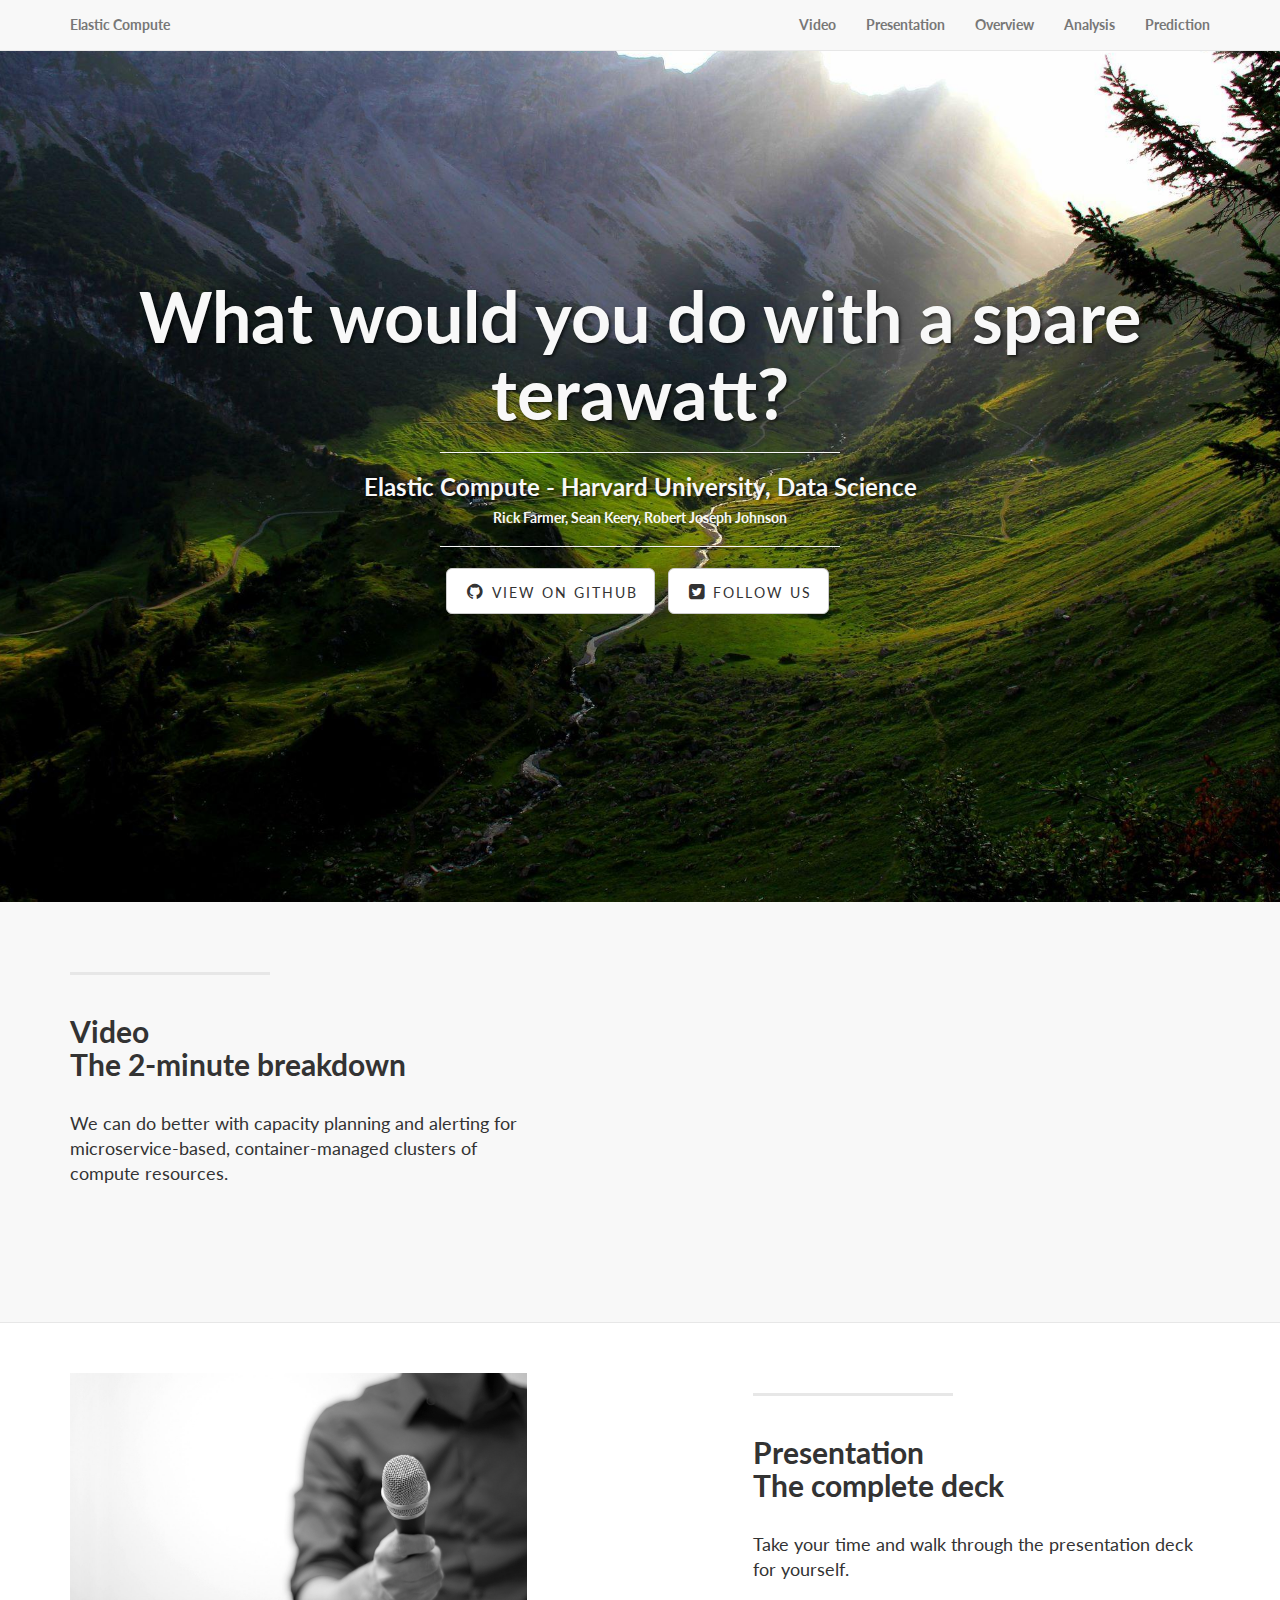
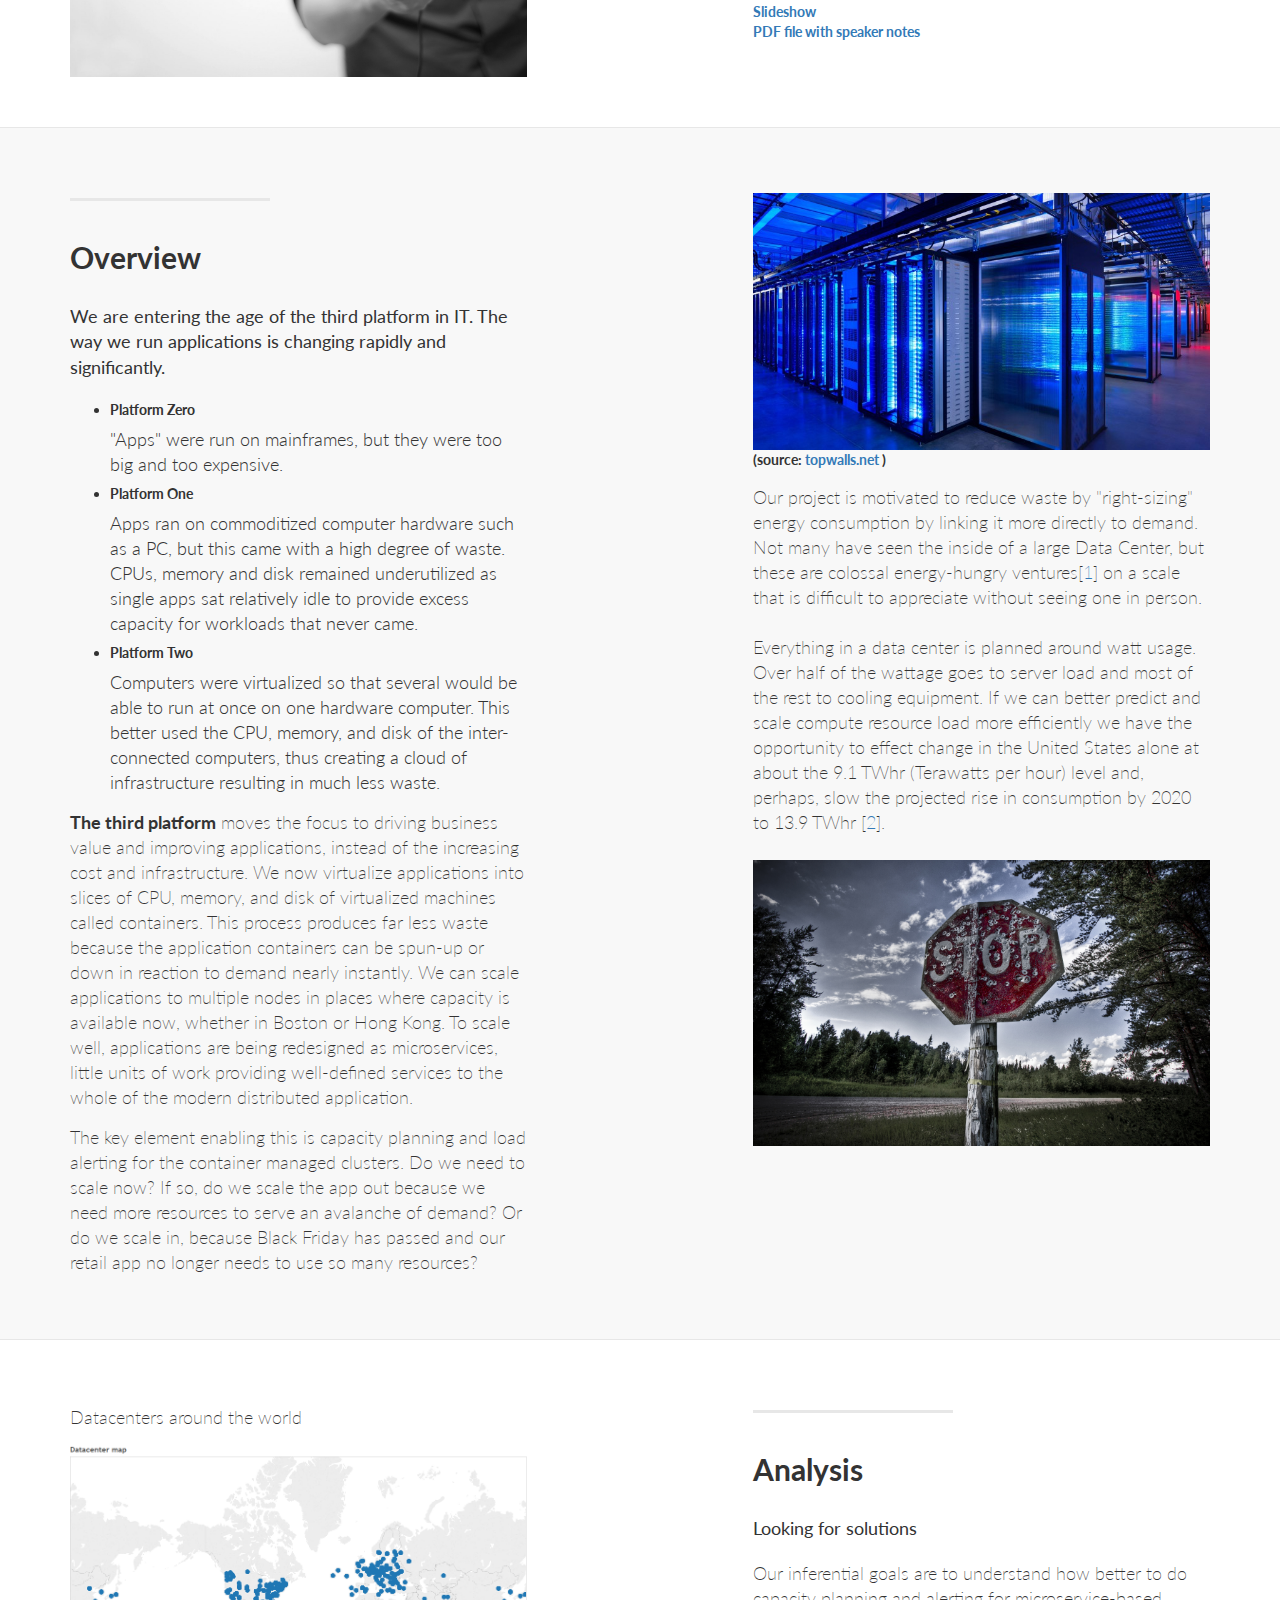
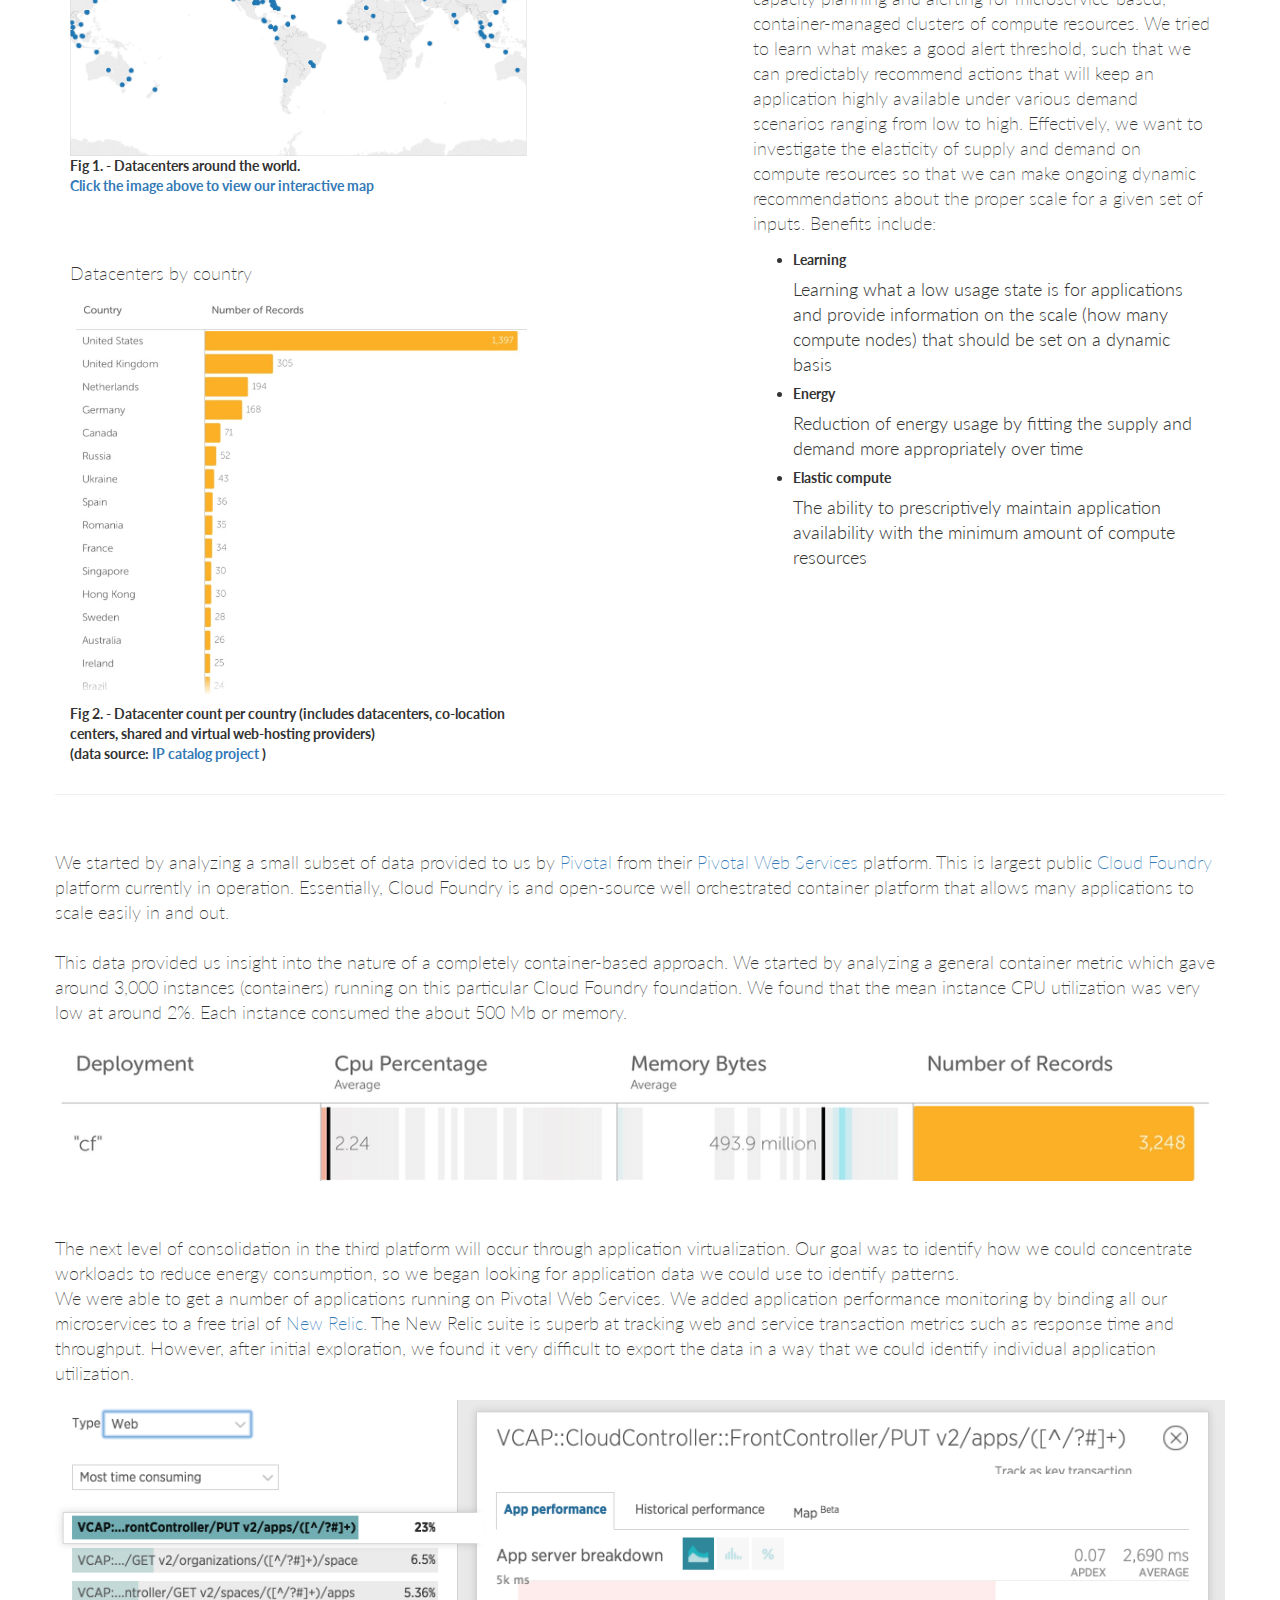
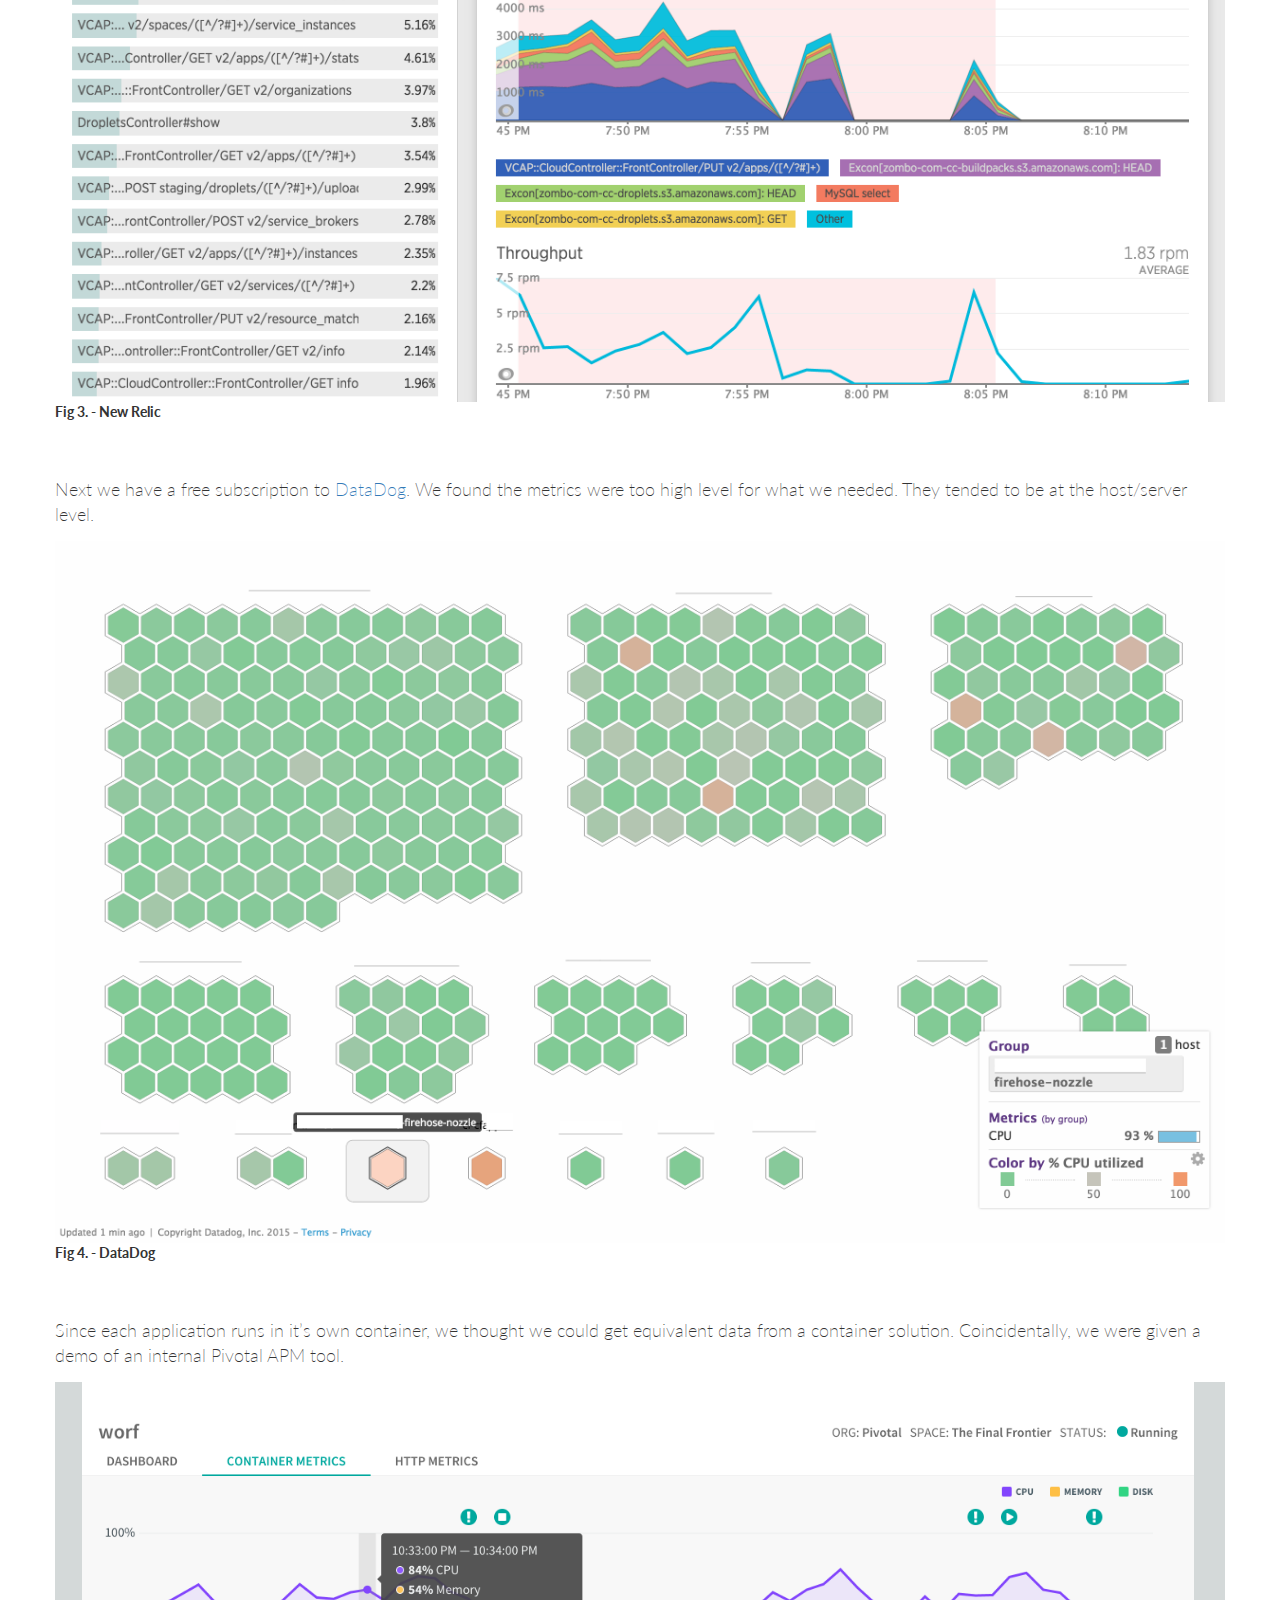
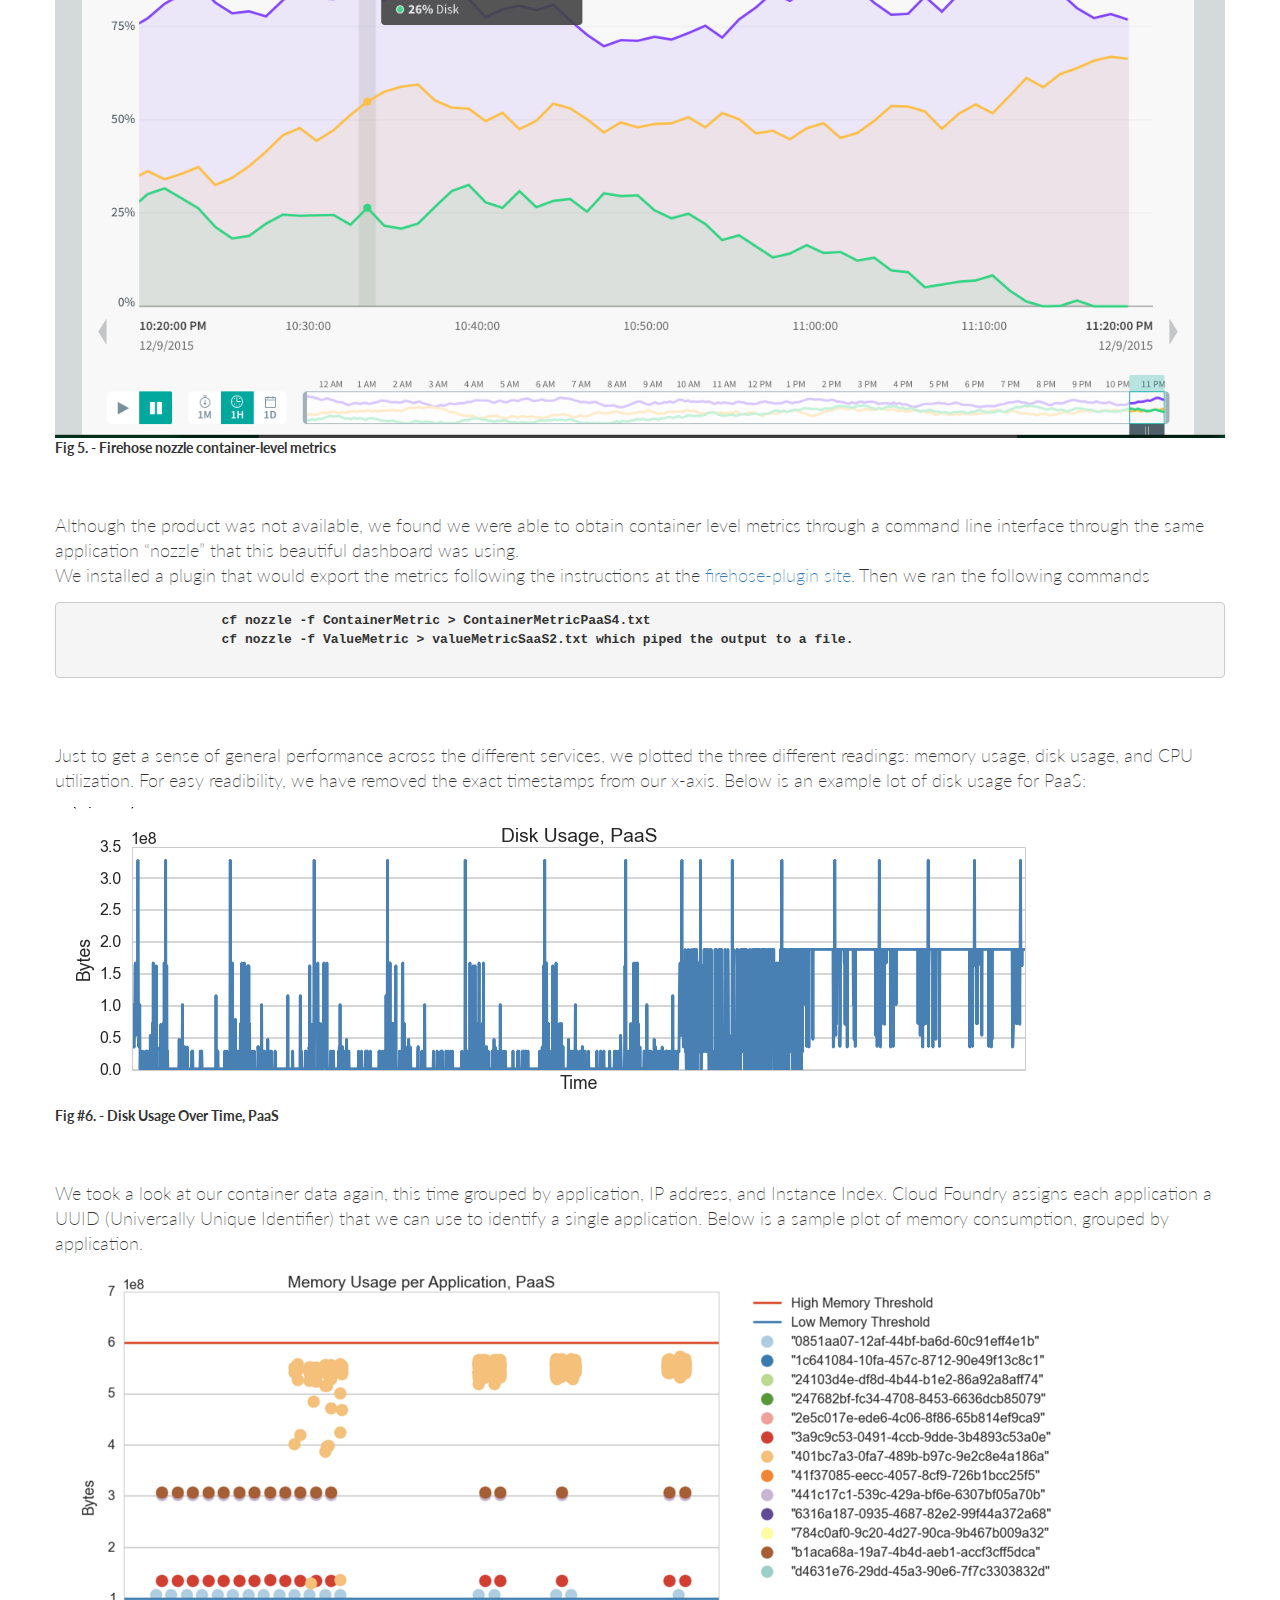
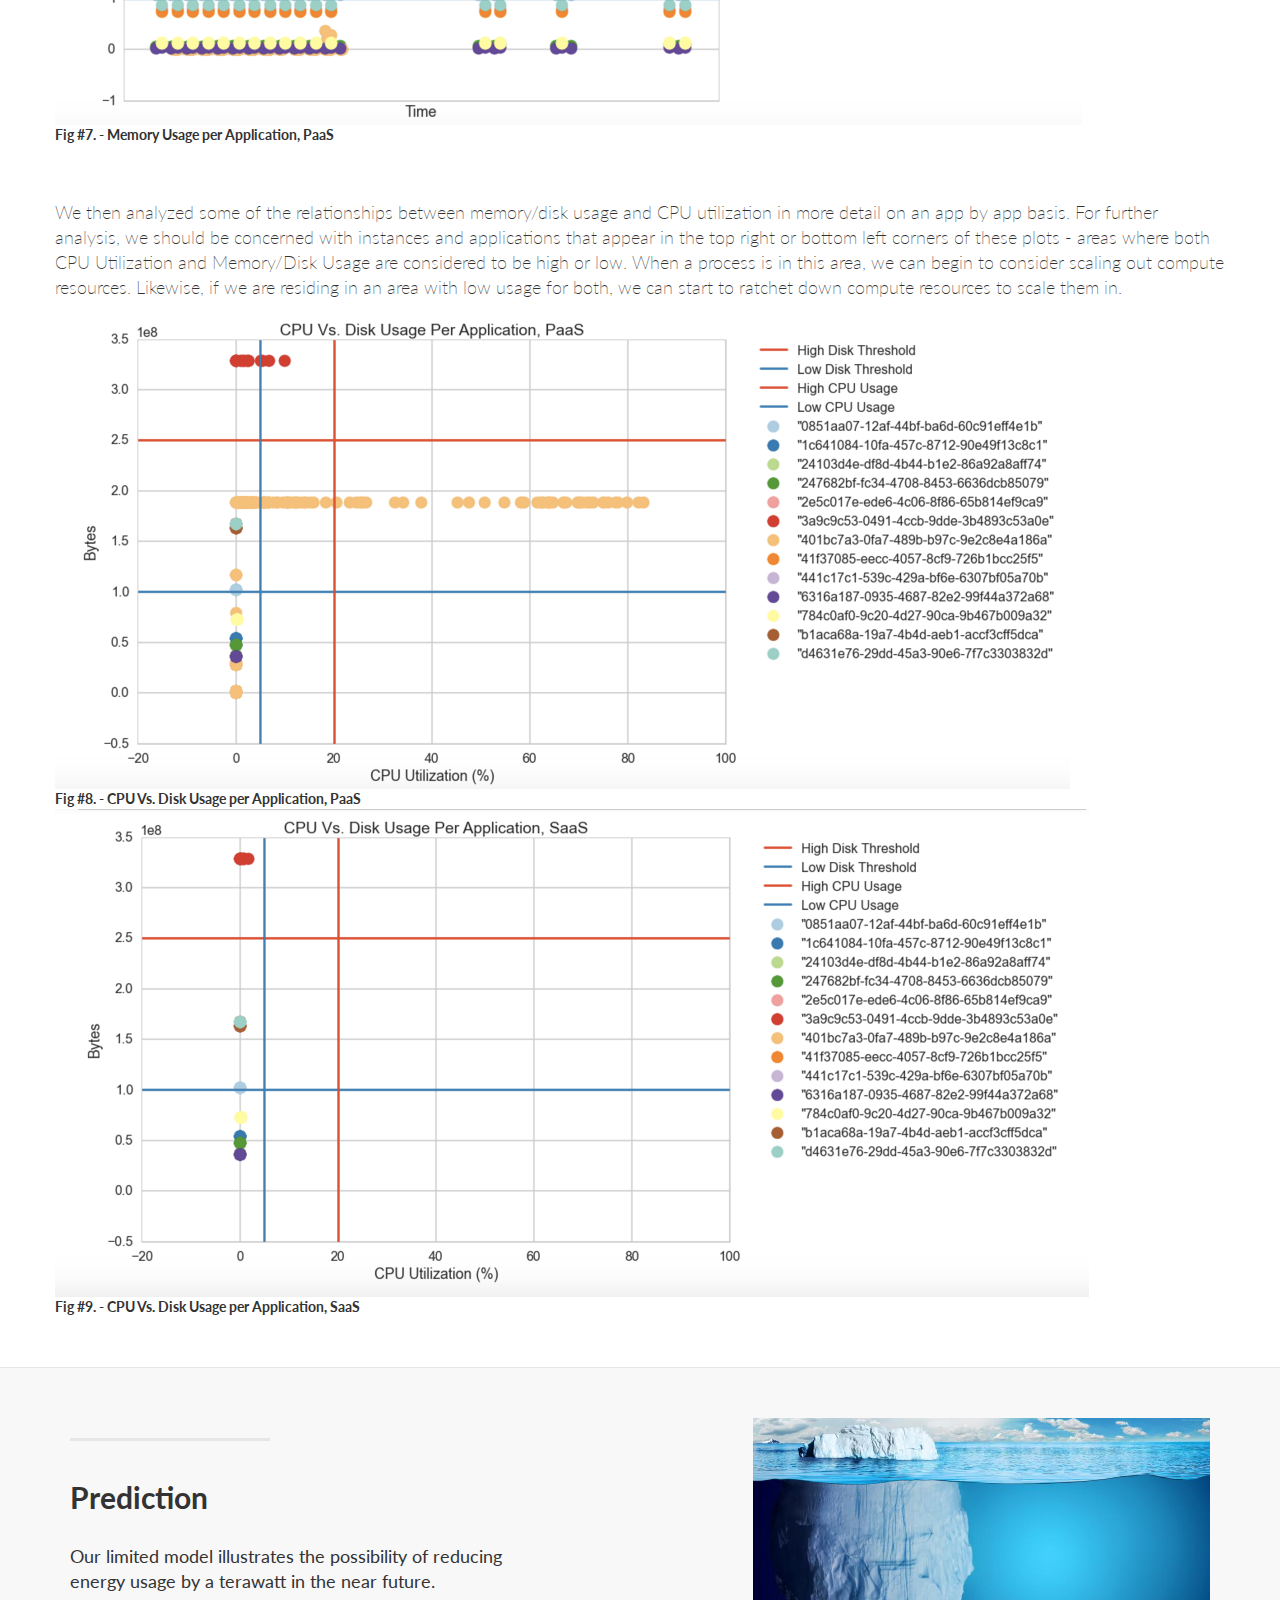
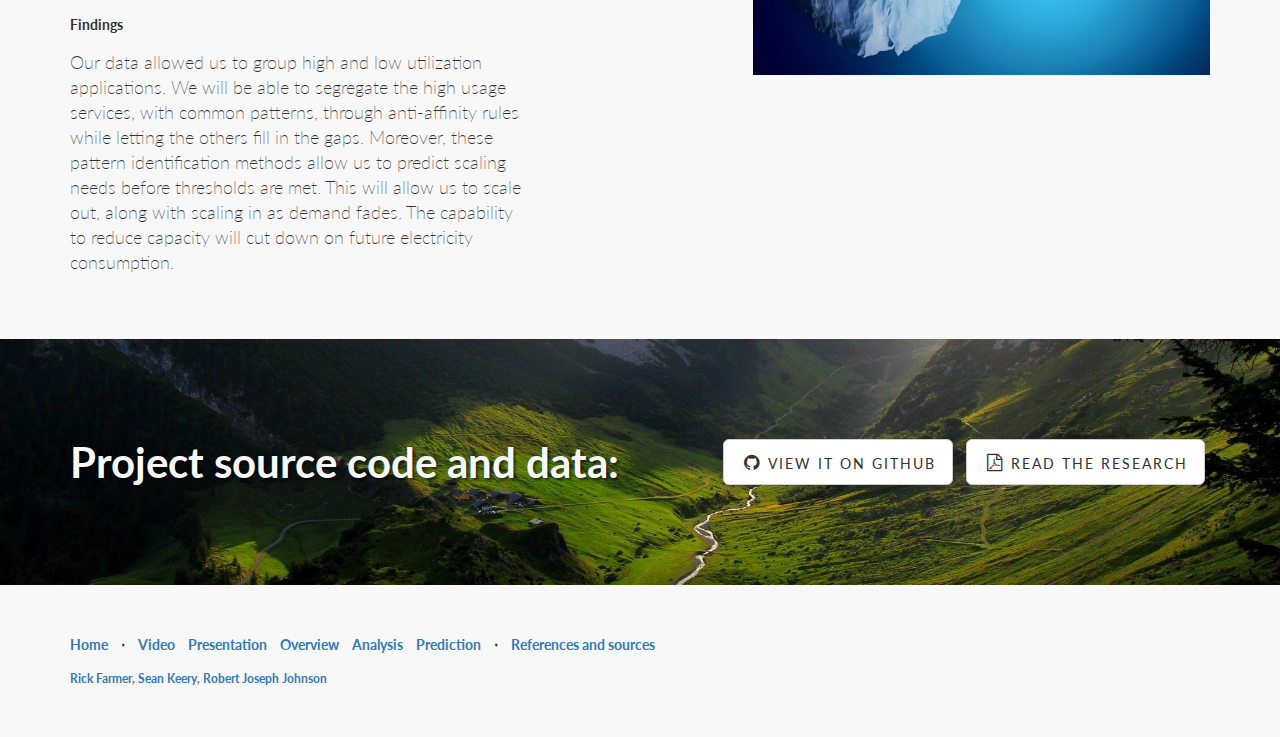
<file: index.html>
<!DOCTYPE html>
<html lang="en">

<head>

    <meta charset="utf-8">
    <meta http-equiv="X-UA-Compatible" content="IE=edge">
    <meta name="viewport" content="width=device-width, initial-scale=1">
    <meta name="description" content="">
    <meta name="author" content="">

    <title>Elastic Compute</title>

    <!-- Bootstrap Core CSS -->
    <link href="css/bootstrap.min.css" rel="stylesheet">

    <!-- Custom CSS -->
    <link href="css/landing-page.css" rel="stylesheet">

    <!-- Custom Fonts -->
    <link href="font-awesome/css/font-awesome.min.css" rel="stylesheet" type="text/css">
    <link href="http://fonts.googleapis.com/css?family=Lato:300,400,700,300italic,400italic,700italic" rel="stylesheet"
          type="text/css">

    <!-- HTML5 Shim and Respond.js IE8 support of HTML5 elements and media queries -->
    <!-- WARNING: Respond.js doesn't work if you view the page via file:// -->
    <!--[if lt IE 9]>
    <script src="https://oss.maxcdn.com/libs/html5shiv/3.7.0/html5shiv.js"></script>
    <script src="https://oss.maxcdn.com/libs/respond.js/1.4.2/respond.min.js"></script>
    <![endif]-->

</head>

<body>

<!-- Navigation -->
<nav class="navbar navbar-default navbar-fixed-top topnav" role="navigation">
    <div class="container topnav">
        <!-- Brand and toggle get grouped for better mobile display -->
        <div class="navbar-header">
            <button type="button" class="navbar-toggle" data-toggle="collapse"
                    data-target="#bs-example-navbar-collapse-1">
                <span class="sr-only">Toggle navigation</span>
                <span class="icon-bar"></span>
                <span class="icon-bar"></span>
                <span class="icon-bar"></span>
            </button>
            <a class="navbar-brand topnav" href="#">Elastic Compute</a>
        </div>
        <!-- Collect the nav links, forms, and other content for toggling -->
        <div class="collapse navbar-collapse" id="bs-example-navbar-collapse-1">
            <ul class="nav navbar-nav navbar-right">
                <li>
                    <a href="./index.html#video">Video</a>
                </li>
                <li>
                    <a href="./index.html#presentation">Presentation</a>
                </li>
                <li>
                    <a href="./index.html#overview">Overview</a>
                </li>
                <li>
                    <a href="./index.html#analysis">Analysis</a>
                </li>
                <li>
                    <a href="./index.html#prediction">Prediction</a>
                </li>
            </ul>
        </div>
        <!-- /.navbar-collapse -->
    </div>
    <!-- /.container -->
</nav>


<!-- Header -->
<a name="about"></a>

<div class="intro-header">

    <div class="container">

        <div class="row">
            <div class="col-lg-12">
                <div class="intro-message">
                    <h1>What would you do with a spare terawatt?</h1>
                    <hr class="intro-divider">
                    <h3>Elastic Compute - Harvard University, Data Science</h3>
                    <h5>Rick Farmer, Sean Keery, Robert Joseph Johnson</h5>
                    <hr class="intro-divider">
                    <ul class="list-inline intro-social-buttons">
                        <li>
                            <a href="https://github.com/harvard-team-pivot/elastic-compute"
                               class="btn btn-default btn-lg"><i class="fa fa-github fa-fw"></i> <span
                                    class="network-name">View on GitHub</span></a>
                        </li>
                        <li>
                            <a href="https://twitter.com/harvardpivots/" class="btn btn-default btn-lg"><i
                                    class="fa fa-twitter-square fa-fw"></i> <span class="network-name">Follow Us</span></a>
                        </li>
                    </ul>

                </div>
            </div>
        </div>

    </div>
    <!-- /.container -->

</div>
<!-- /.intro-header -->

<!-- Page Content -->

<a name="video"></a>

<div class="content-section-a">

    <div class="container">
        <div class="row">
            <div class="col-lg-5 col-sm-6">
                <hr class="section-heading-spacer">
                <div class="clearfix"></div>
                <h2 class="section-heading">Video<br>The 2-minute breakdown</h2>

                <p class="lead">We can do better with capacity planning and alerting for microservice-based,
                    container-managed clusters of compute resources.</p>
            </div>
            <div class="col-lg-5 col-lg-offset-2 col-sm-6">
                <iframe width="560" height="315" src="https://www.youtube.com/embed/9Hat1SxM8jU" frameborder="0"
                        allowfullscreen></iframe>
                <!-- video class="img-responsive"  autoplay loop>
                    <source src="./video/Helix_0.mp4">
                </video -->
            </div>
        </div>

    </div>
    <!-- /.container -->

</div>
<!-- /.content-section-a -->

<a name="presentation"></a>

<div class="content-section-b">

    <div class="container">

        <div class="row">
            <div class="col-lg-5 col-lg-offset-1 col-sm-push-6  col-sm-6">
                <hr class="section-heading-spacer">
                <div class="clearfix"></div>
                <h2 class="section-heading">Presentation<br>The complete deck</h2>

                <p class="lead">Take your time and walk through the presentation deck for yourself.</p>
                <a href="presentation/index.html">Slideshow</a>
                </br>
                <a href="presentation/elastic-compute.pdf">PDF file with speaker notes</a>

            </div>
            <div class="col-lg-5 col-sm-pull-6  col-sm-6">
                <img class="img-responsive" src="img/presentation-skills.jpg" alt="Presentation">
            </div>
        </div>

    </div>
    <!-- /.container -->

</div>
<!-- /.content-section-b -->

<a name="overview"></a>

<div class="content-section-a">

    <div class="container">

        <div class="row">
            <div class="col-lg-5 col-sm-6">
                <hr class="section-heading-spacer">
                <div class="clearfix"></div>
                <h2 class="section-heading">Overview</h2>

                <p class="lead">We are entering the age of the third platform in IT. The way we run applications is
                    changing rapidly and significantly.</p>

                <ul>
                    <li>Platform Zero
                        <p class="caption">"Apps" were run on mainframes, but they were too big and too expensive.</p>
                    </li>
                    <li>Platform One
                        <p class="caption">Apps ran on commoditized computer hardware such as a PC, but this came with a
                            high degree of waste. CPUs, memory and disk remained underutilized as single apps sat
                            relatively idle to provide excess capacity for workloads that never came.</p></li>
                    <li>Platform Two
                        <p class="caption">Computers were virtualized so that several would be able to run at once on
                            one hardware computer. This better used the CPU, memory, and disk of the inter-connected
                            computers, thus creating a cloud of infrastructure resulting in much less waste.</p></li>
                </ul>

                <p class="copy">
                    <b>The third platform</b> moves the focus to driving business value and improving applications,
                    instead of the increasing cost and infrastructure. We now virtualize applications into slices of
                    CPU, memory, and disk of virtualized machines called containers. This process produces far less
                    waste because the application containers can be spun-up or down in reaction to demand nearly
                    instantly. We can scale applications to multiple nodes in places where capacity is available now,
                    whether in Boston or Hong Kong. To scale well, applications are being redesigned as microservices,
                    little units of work providing well-defined services to the whole of the modern distributed
                    application.
                </p>

                <p class="copy">
                    The key element enabling this is capacity planning and load alerting for the container managed
                    clusters. Do we need to scale now? If so, do we scale the app out because we need more resources to
                    serve an avalanche of demand? Or do we scale in, because Black Friday has passed and our retail app
                    no longer needs to use so many resources?
                </p>

            </div>
            <div class="col-lg-5 col-lg-offset-2 col-sm-6">
                <p class="copy">


                    <figure>
                        <img class="img-responsive" src="img/datacenter.jpg" alt="Datacenter">
                        <figcaption>
                            (source: <a href="http://topwalls.net/server-data-center-lights-neon-computer-server-blue/">topwalls.net</a>
                            )
                        </figcaption>
                    </figure>
                </p>

                <p class="copy">
                    Our project is motivated to reduce waste by "right-sizing" energy consumption by linking it more
                    directly to demand. Not many have seen the inside of a large Data Center, but these are colossal
                    energy-hungry ventures[<a href="references.html">1</a>] on a scale that is difficult to appreciate
                    without seeing one in person.

                    <br>
                    <br>

                    Everything in a data center is planned around watt usage. Over half of the wattage goes to server
                    load and most of the rest to cooling equipment. If we can better predict and scale compute resource
                    load more efficiently we have the opportunity to effect change in the United States alone at about
                    the 9.1 TWhr (Terawatts per hour) level and, perhaps, slow the projected rise in consumption by 2020
                    to 13.9 TWhr [<a href="references.html">2</a>].
                    <br>
                    <br>
                    <img class="img-responsive" src="img/stop-bg.jpg" alt="">
                </p>

            </div>

        </div>

    </div>
    <!-- /.container -->

</div>
<!-- /.content-section-a -->

<a name="analysis"></a>

<div class="content-section-b">

    <div class="container">

        <div class="row">

            <div class="col-lg-5 col-lg-offset-1 col-sm-push-6  col-sm-6">
                <hr class="section-heading-spacer">
                <div class="clearfix"></div>
                <h2 class="section-heading">Analysis</h2>

                <p class="lead">Looking for solutions</p>

                <p class="copy">
                    Our inferential goals are to understand how better to do capacity planning and alerting for
                    microservice-based, container-managed clusters of compute resources. We tried to learn what
                    makes a good alert threshold, such that we can predictably recommend actions that will keep an
                    application highly available under various demand scenarios ranging from low to high. Effectively,
                    we want to investigate the elasticity of supply and demand on compute resources so that we can make
                    ongoing dynamic recommendations about the proper scale for a given set of inputs.

                    Benefits include:
                    <ul>
                        <li>Learning
                <p class="caption">
                    Learning what a low usage state is for applications and provide information on the scale (how many
                    compute nodes) that should be set on a dynamic basis
                </p></li>
                <li>Energy
                    <p class="caption">
                        Reduction of energy usage by fitting the supply and demand more appropriately over time
                    </p>
                </li>
                <li>Elastic compute
                    <p class="caption">
                        The ability to prescriptively maintain application availability with the minimum amount of
                        compute resources
                    </p></li>
                </ul>

                </p>
            </div>
            <div class="col-lg-5 col-sm-pull-6  col-sm-6">

                <p class="copy">
                    Datacenters around the world

                    <figure>
                        <a href="https://public.tableau.com/views/Datacentersaroundtheworld/Datacentermap?:embed=y&:display_count=yes&:showTabs=y"><img
                                class="img-responsive" src="visualizations/datacenters-map.png" alt="Datacenters around the world"></a>

                        <figcaption>Fig 1. - Datacenters around the world.<br>
                            <a href="https://public.tableau.com/views/Datacentersaroundtheworld/Datacentermap?:embed=y&:display_count=yes&:showTabs=y">Click
                                the image above to view our interactive map</a>
                        </figcaption>
                    </figure>
                </p>
                <br><br>

                <p class="copy">
                    Datacenters by country
                    <figure>
                        <img class="img-responsive" src="visualizations/dc-records-by-country.png"
                             alt="Datacenter count per country">
                        <figcaption>
                            Fig 2. - Datacenter count per country (includes datacenters, co-location centers, shared and
                            virtual web-hosting providers)
                        </figcaption>
                        (data source: <a href="https://github.com/client9/ipcat">IP catalog project</a> )
                    </figure>
                </p>


            </div>

        </div>

        <div class="row">
            <!-- Please do not go above this line -->

            <div class="">
                <hr>
                <br>

                <p class="copy">
                    We started by analyzing a small subset of data provided to us by <a
                        href="http://pivotal.io">Pivotal</a> from
                    their <a href="http://run.pivotal.io/">Pivotal Web Services</a> platform.
                    This is largest public <a href="https://www.cloudfoundry.org/">Cloud Foundry</a> platform currently
                    in operation. Essentially, Cloud Foundry is and open-source well orchestrated container platform
                    that allows many
                    applications to scale easily in and out.
                    <br><br>
                    This data provided us insight into the nature of a completely container-based approach.

                    We started by analyzing a general container metric which gave around 3,000 instances (containers)
                    running on
                    this particular Cloud Foundry foundation. We found that the mean instance CPU utilization was very
                    low at around 2%.
                    Each instance consumed the about 500 Mb or memory.
                </p>
                <figure>
                    <img class="img-responsive" src="visualizations/cf-totals-avgs.png"
                         alt="">
                    <figcaption>
                    </figcaption>
                </figure>
            </div>


            <div class="">
                <br><br>

                <p class="copy">
                    The next level of consolidation in the third platform will occur through application virtualization.
                    Our goal was to identify how we could concentrate workloads to reduce energy consumption, so we
                    began looking for application data we could use to identify patterns.
                    <br>
                    We were able to get a number
                    of applications running on Pivotal Web Services. We added application performance monitoring by
                    binding all our microservices to a free trial of <a href="https://newrelic.com/">New Relic</a>. The
                    New Relic suite is superb at
                    tracking web and service transaction metrics such as response time and throughput. However, after
                    initial exploration, we found it very difficult to export the data in a way that we could identify
                    individual application utilization.
                </p>
                <figure>
                    <img class="img-responsive" src="visualizations/apm-app-new-relic-server-breakdown.png"
                         alt="New Relic">
                    <figcaption>
                        Fig 3. - New Relic
                    </figcaption>
                </figure>

            </div>


            <div class="">
                <br><br>

                <p class="copy">
                    Next we have a free subscription to <a href="https://app.datadoghq.com">DataDog</a>. We found the
                    metrics were too high level for what we
                    needed. They tended to be at the host/server level.
                </p>
                <figure>
                    <img class="img-responsive" src="visualizations/apm-firehose.png"
                         alt="">
                    <figcaption>
                        Fig 4. - DataDog
                    </figcaption>
                </figure>

            </div>


            <div class="">
                <br><br>

                <p class="copy">
                    Since each application runs in it’s own container, we thought we could get equivalent data from a
                    container solution. Coincidentally, we were given a demo of an internal Pivotal APM tool.
                </p>
                <figure>
                    <img class="img-responsive" src="visualizations/apm-container-metrics-utilization.png"
                         alt="">
                    <figcaption>
                        Fig 5. - Firehose nozzle container-level metrics
                    </figcaption>
                </figure>

            </div>


            <div class="">
                <br><br>

                <p class="copy">
                    Although the product was not available, we found we were able to obtain container level metrics
                    through a command line interface through the same application “nozzle” that this beautiful dashboard
                    was using.<br>
                    We installed a plugin that would export the metrics following the instructions at the <a
                        href="https://github.com/cloudfoundry/firehose-plugin">firehose-plugin site</a>. Then we
                    ran the following commands

                    <pre>
                    cf nozzle -f ContainerMetric > ContainerMetricPaaS4.txt
                    cf nozzle -f ValueMetric > valueMetricSaaS2.txt which piped the output to a file.
                    </pre>
                </p>

            </div>


            <!-- ### Start copy from here to add a new section of image followed by analysis ### -->
            <div class="">
                <br><br>

                <p class="copy">
                    <!--Robert/Sean: Copy me to add a new section of analysis with a viz. See the "### Start copy" and "###
                    End copy" comments in the code and just copy a new block for each. -->
                    Just to get a sense of general performance across the different services, we plotted the three different
                    readings: memory usage, disk usage, and CPU utilization. For easy readibility,
                    we have removed the exact timestamps from our x-axis. Below is an example lot of disk usage for PaaS:





                </p>
                <figure>
                    <img class="img-responsive" src="visualizations/diskPaaS.png"
                         alt="">
                    <figcaption>
                        Fig #6. - Disk Usage Over Time, PaaS
                    </figcaption>
                </figure>

            </div>
            <!-- ### End copy from here to add a new section of image followed by analysis ### -->
             <!-- ### Start copy from here to add a new section of image followed by analysis ### -->
            <div class="">
                <br><br>

                <p class="copy">
                    <!--Robert/Sean: Copy me to add a new section of analysis with a viz. See the "### Start copy" and "###
                    End copy" comments in the code and just copy a new block for each. -->
                    We took a look at our container data again, this time grouped by application, IP address, and Instance Index.
                    Cloud Foundry assigns each application a UUID (Universally Unique Identifier) that we can use to identify a single application.
                    Below is a sample plot of memory consumption, grouped by application.




                </p>
                <figure>
                    <img class="img-responsive" src="visualizations/memoryPerApp.png"
                         alt="">
                    <figcaption>
                        Fig #7. - Memory Usage per Application, PaaS
                    </figcaption>
                </figure>

            </div>
            <!-- ### End copy from here to add a new section of image followed by analysis ### -->


            <!-- ### Start copy from here to add a new section of image followed by analysis ### -->
            <div class="">
                <br><br>

                <p class="copy">
                    <!--Robert/Sean: Copy me to add a new section of analysis with a viz. See the "### Start copy" and "###
                    End copy" comments in the code and just copy a new block for each. -->
                    We then analyzed some of the relationships between memory/disk usage and CPU utilization in more detail on
                    an app by app basis. For further analysis, we should be concerned with instances and applications that appear in the top right or bottom left corners of these plots
                    - areas where both CPU Utilization and Memory/Disk Usage are considered to be high or low.
                    When a process is in this area, we can begin to consider scaling out compute resources. Likewise, if we are residing in an area
                    with low usage for both, we can start to ratchet down compute resources to scale them in.
                </p>
                <figure>
                    <img class="img-responsive" src="visualizations/cpuDiskPaaS.png"
                         alt="">
                    <figcaption>
                        Fig #8. - CPU Vs. Disk Usage per Application, PaaS
                    </figcaption>
                </figure>
                <figure>
                    <img class="img-responsive" src="visualizations/cpuDiskSaaS.png"
                         alt="">
                    <figcaption>
                        Fig #9. - CPU Vs. Disk Usage per Application, SaaS
                    </figcaption>
                </figure>

            </div>
            <!-- ### End copy from here to add a new section of image followed by analysis ### -->

            <!-- Please do not go below this line -->
        </div>

    </div>
    <!-- /.container -->

</div>
<!-- /.content-section-b -->

<a name="prediction"></a>

<div class="content-section-a">

    <div class="container">

        <div class="row">
            <div class="col-lg-5 col-sm-6">
                <hr class="section-heading-spacer">
                <div class="clearfix"></div>
                <h2 class="section-heading">Prediction</h2>

                <p class="lead">Our limited model illustrates the possibility of reducing energy usage by a terawatt in the near future.</p>
                Findings
                <p class="copy">
                Our data allowed us to group high and low utilization applications.
                We will be able to segregate the high usage services, with common patterns, through anti-affinity rules while letting the others fill in the gaps.
                Moreover, these pattern identification methods allow us to predict scaling needs before thresholds are met.
                This will allow us to scale out, along with scaling in as demand fades.
                The capability to reduce capacity will cut down on future electricity consumption.
                </p>
            </div>
            <div class="col-lg-5 col-lg-offset-2 col-sm-6">
                <img class="img-responsive" src="img/underwater-iceberg.jpg" alt="">
            </div>
        </div>

    </div>
    <!-- /.container -->

</div>
<!-- /.content-section-a -->

<a name="source"></a>

<div class="banner">

    <div class="container">

        <div class="row">
            <div class="col-lg-6">
                <h2>Project source code and data:</h2>
            </div>
            <div class="col-lg-6">
                <ul class="list-inline banner-social-buttons">
                    <li>
                        <a href="https://github.com/harvard-team-pivot/elastic-compute"
                           class="btn btn-default btn-lg"><i class="fa fa-github fa-fw"></i> <span class="network-name">View it on GitHub</span></a>
                    </li>
                    <li>
                        <a href="https://github.com/harvard-team-pivot/elastic-compute/blob/master/elasticCompute.ipynb"
                           class="btn btn-default btn-lg"><i class="fa fa-file-pdf-o fa-fw"></i> <span
                                class="network-name">Read the research</span></a>
                    </li>

                </ul>
            </div>
        </div>

    </div>
    <!-- /.container -->

</div>
<!-- /.banner -->

<!-- Footer -->
<footer>
    <div class="container">
        <div class="row">
            <div class="col-lg-12">
                <ul class="list-inline">
                    <li>
                        <a href="#">Home</a>
                    </li>
                    <li class="footer-menu-divider">&sdot;</li>
                    <li>
                        <a href="#video">Video</a>
                    </li>
                    <li>
                        <a href="#presentation">Presentation</a>
                    </li>
                    <li>
                        <a href="#overview">Overview</a>
                    </li>
                    <li>
                        <a href="#analysis">Analysis</a>
                    </li>
                    <li>
                        <a href="#prediction">Prediction</a>
                    </li>
                    <li class="footer-menu-divider">&sdot;</li>
                    <li>
                        <a href="./references.html">References and sources</a>
                    </li>
                </ul>
                <p class="copyright text-muted small"><a href="https://github.com/rickfarmer">Rick Farmer</a>, <a
                        href="https://github.com/skibum55">Sean Keery</a>, <a href="https://github.com/rjohnson42">Robert
                    Joseph Johnson</a></p>
            </div>
        </div>
    </div>
</footer>

<!-- jQuery -->
<script src="js/jquery.js"></script>

<!-- Bootstrap Core JavaScript -->
<script src="js/bootstrap.min.js"></script>

</body>

</html>
</file>
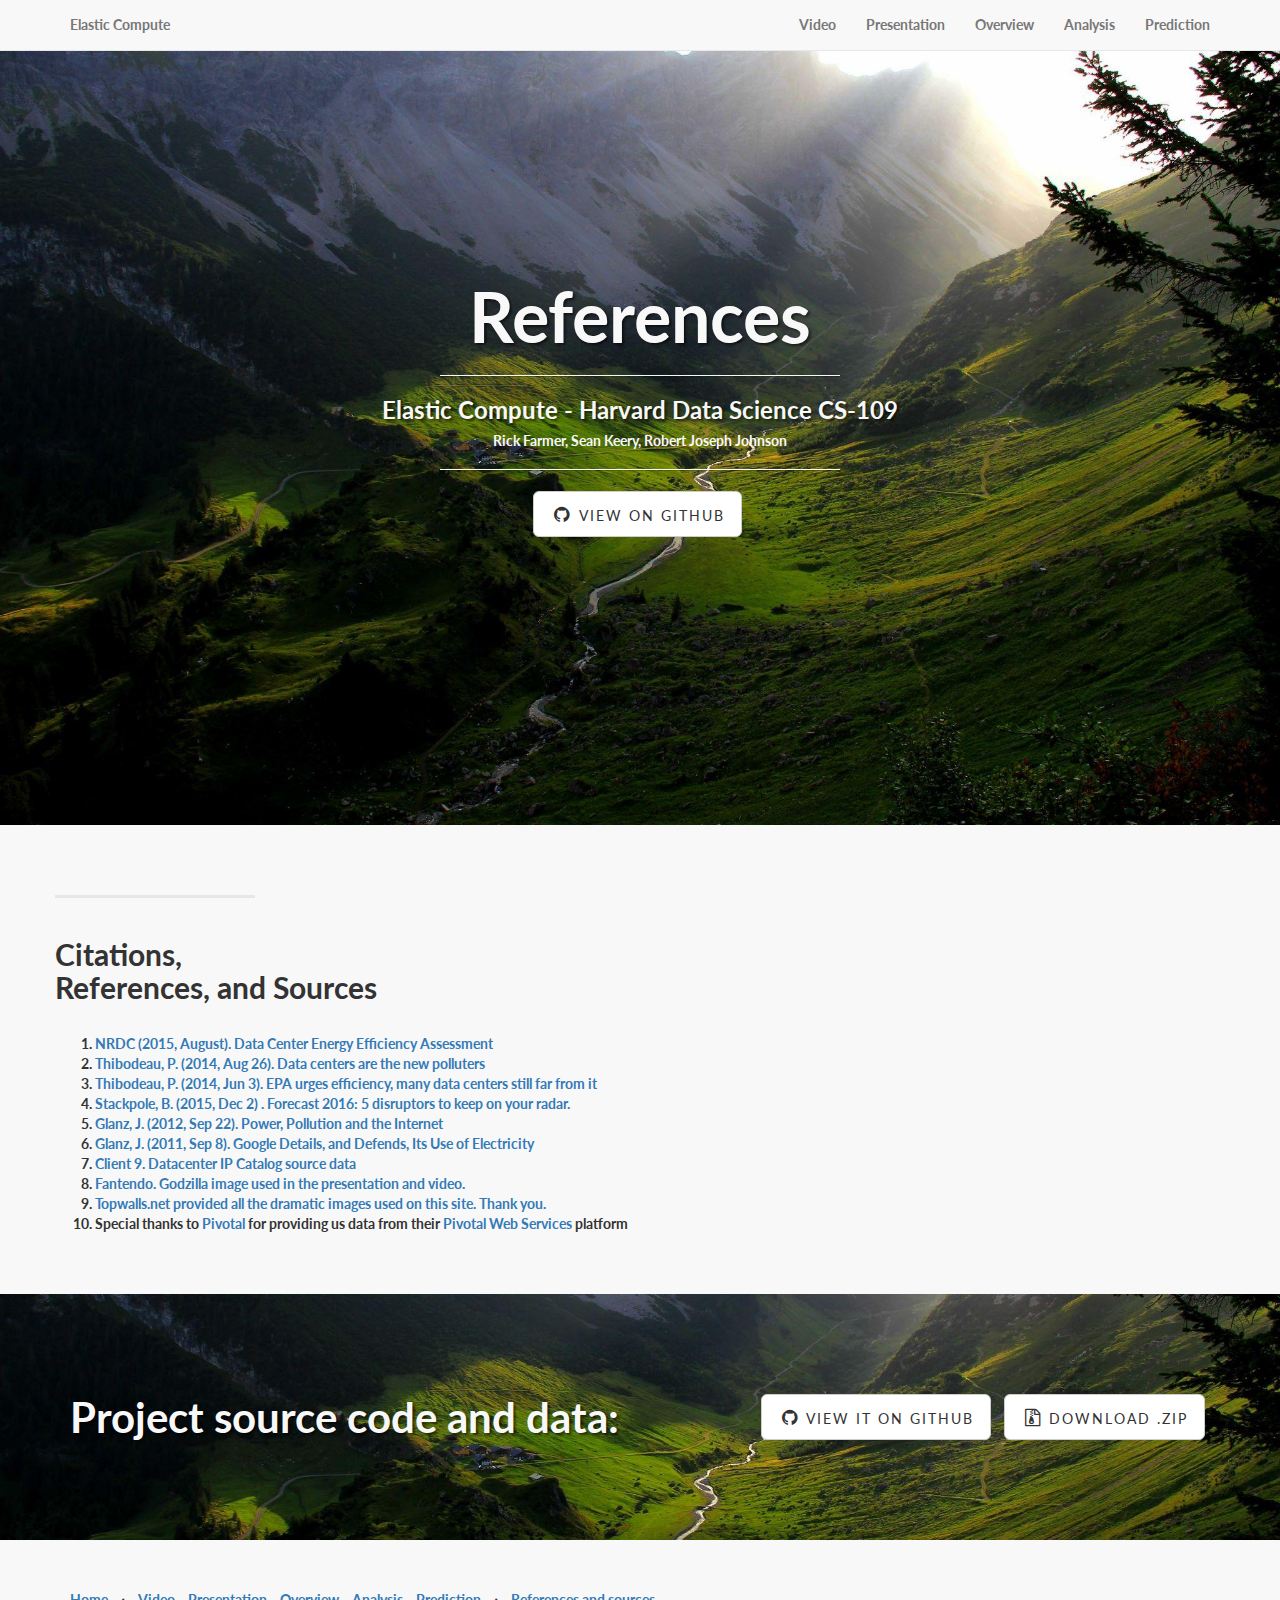
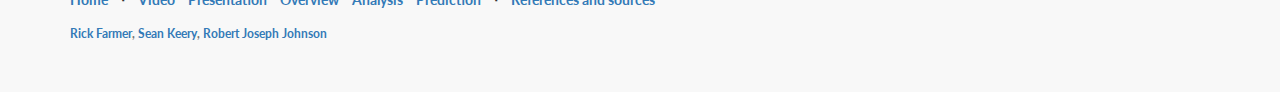
<file: references.html>
<!DOCTYPE html>
<html lang="en">

<head>

    <meta charset="utf-8">
    <meta http-equiv="X-UA-Compatible" content="IE=edge">
    <meta name="viewport" content="width=device-width, initial-scale=1">
    <meta name="description" content="">
    <meta name="author" content="">

    <title>Elastic Compute - References</title>

    <!-- Bootstrap Core CSS -->
    <link href="css/bootstrap.min.css" rel="stylesheet">

    <!-- Custom CSS -->
    <link href="css/landing-page.css" rel="stylesheet">

    <!-- Custom Fonts -->
    <link href="font-awesome/css/font-awesome.min.css" rel="stylesheet" type="text/css">
    <link href="http://fonts.googleapis.com/css?family=Lato:300,400,700,300italic,400italic,700italic" rel="stylesheet"
          type="text/css">

    <!-- HTML5 Shim and Respond.js IE8 support of HTML5 elements and media queries -->
    <!-- WARNING: Respond.js doesn't work if you view the page via file:// -->
    <!--[if lt IE 9]>
    <script src="https://oss.maxcdn.com/libs/html5shiv/3.7.0/html5shiv.js"></script>
    <script src="https://oss.maxcdn.com/libs/respond.js/1.4.2/respond.min.js"></script>
    <![endif]-->

</head>

<body>

<!-- Navigation -->
<nav class="navbar navbar-default navbar-fixed-top topnav" role="navigation">
    <div class="container topnav">
        <!-- Brand and toggle get grouped for better mobile display -->
        <div class="navbar-header">
            <button type="button" class="navbar-toggle" data-toggle="collapse"
                    data-target="#bs-example-navbar-collapse-1">
                <span class="sr-only">Toggle navigation</span>
                <span class="icon-bar"></span>
                <span class="icon-bar"></span>
                <span class="icon-bar"></span>
            </button>
            <a class="navbar-brand topnav" href="http://harvard-team-pivot.github.io/elastic-compute/">Elastic
                Compute</a>
        </div>
        <!-- Collect the nav links, forms, and other content for toggling -->
        <div class="collapse navbar-collapse" id="bs-example-navbar-collapse-1">
            <ul class="nav navbar-nav navbar-right">
                <li>
                    <a href="./#video">Video</a>
                </li>
                <li>
                    <a href="./#presentation">Presentation</a>
                </li>
                <li>
                    <a href="./#overview">Overview</a>
                </li>
                <li>
                    <a href="./#analysis">Analysis</a>
                </li>
                <li>
                    <a href="./#prediction">Prediction</a>
                </li>
            </ul>
        </div>
        <!-- /.navbar-collapse -->
    </div>
    <!-- /.container -->
</nav>


<!-- Header -->
<a name="about"></a>

<div class="intro-header">

    <div class="container">

        <div class="row">
            <div class="col-lg-12">
                <div class="intro-message">
                    <h1>References</h1>
                    <hr class="intro-divider">
                    <h3>Elastic Compute - Harvard Data Science CS-109</h3>
                    <h5>Rick Farmer, Sean Keery, Robert Joseph Johnson</h5>
                    <hr class="intro-divider">
                    <ul class="list-inline intro-social-buttons">
                        <li>
                            <a href="https://github.com/harvard-team-pivot/elastic-compute"
                               class="btn btn-default btn-lg"><i class="fa fa-github fa-fw"></i> <span
                                    class="network-name">View on GitHub</span></a>
                        </li>
                    </ul>

                </div>
            </div>
        </div>

    </div>
    <!-- /.container -->

</div>
<!-- /.intro-header -->

<!-- Page Content -->

<a name="video"></a>

<div class="content-section-a">

    <div class="container">
        <div class="row">
            <div class="">
                <hr class="section-heading-spacer">
                <div class="clearfix"></div>
                <h2 class="section-heading">Citations,<br>References, and Sources</h2>

                <p class="lead">

                <ol class="">
                    <li>
                        <a href="http://www.nrdc.org/energy/files/data-center-efficiency-assessment-IP.pdf">NRDC (2015,
                            August). Data Center Energy Efficiency Assessment</a>
                    </li>
                    <li>
                        <a href="http://www.computerworld.com/article/2598562/data-center/data-centers-are-the-new-polluters.html">Thibodeau,
                            P. (2014, Aug 26). Data centers are the new polluters</a>
                    </li>
                    <li>
                        <a href="http://www.computerworld.com/article/2490158/data-center-epa-urges-efficiency-many-data-centers-still-far-from-it.html">
                            Thibodeau, P. (2014, Jun 3). EPA urges efficiency, many data centers still far from it</a>
                    </li>
                    <li>
                        <a href="http://www.computerworld.com/article/3010563/it-management/forecast-2016-5-disruptors-to-keep-on-your-radar.html">Stackpole,
                            B. (2015, Dec 2)
                            . Forecast 2016: 5 disruptors to keep on your radar.</a>
                    </li>
                    <li>
                        <a href="http://www.nytimes.com/2012/09/23/technology/data-centers-waste-vast-amounts-of-energy-belying-industry-image.html">Glanz,
                            J. (2012, Sep 22). Power, Pollution and the Internet</a>
                    </li>
                    <li>
                        <a href="http://www.nytimes.com/2011/09/09/technology/google-details-and-defends-its-use-of-electricity.html?_r=0">Glanz,
                            J. (2011, Sep 8). Google Details, and Defends, Its Use of Electricity</a>
                    </li>
                    <li>
                        <a href="https://github.com/client9/ipcat">Client 9. Datacenter IP Catalog source data</a>
                    </li>
                    <li>
                        <a href="http://fantendo.wikia.com/wiki/File:Godzilla_transparent.png">Fantendo. Godzilla image
                            used in the presentation and video.</a>
                    </li>
                    <li>
                        <a href="http://topwalls.net/server-data-center-lights-neon-computer-server-blue/">Topwalls.net provided all the dramatic images used on this site.  Thank you.</a>
                    </li>
                    <li>
                        Special thanks to <a href="http://pivotal.io">Pivotal</a> for providing us data from
                        their <a href="http://run.pivotal.io/">Pivotal Web Services</a> platform
                    </li>


                </ol>


                </p>
            </div>
        </div>

    </div>
    <!-- /.container -->

</div>
<!-- /.content-section-a -->


<a name="source"></a>

<div class="banner">

    <div class="container">

        <div class="row">
            <div class="col-lg-6">
                <h2>Project source code and data:</h2>
            </div>
            <div class="col-lg-6">
                <ul class="list-inline banner-social-buttons">
                    <li>
                        <a href="https://github.com/harvard-team-pivot/elastic-compute"
                           class="btn btn-default btn-lg"><i class="fa fa-github fa-fw"></i> <span class="network-name">View it on GitHub</span></a>
                    </li>
                    <li>
                        <a href="https://github.com/harvard-team-pivot/elastic-compute/zipball/master"
                           class="btn btn-default btn-lg"><i class="fa fa-file-zip-o fa-fw"></i> <span
                                class="network-name">Download .zip</span></a>
                    </li>
                </ul>
            </div>
        </div>

    </div>
    <!-- /.container -->

</div>
<!-- /.banner -->

<!-- Footer -->
<footer>
    <div class="container">
        <div class="row">
            <div class="col-lg-12">
                <ul class="list-inline">
                    <li>
                        <a href="#">Home</a>
                    </li>
                    <li class="footer-menu-divider">&sdot;</li>
                    <li>
                        <a href="./#video">Video</a>
                    </li>
                    <li>
                        <a href="./#presentation">Presentation</a>
                    </li>
                    <li>
                        <a href="./#overview">Overview</a>
                    </li>
                    <li>
                        <a href="./#analysis">Analysis</a>
                    </li>
                    <li>
                        <a href="./#prediction">Prediction</a>
                    </li>
                    <li class="footer-menu-divider">&sdot;</li>
                    <li>
                        <a href="./references.html">References and sources</a>
                    </li>
                </ul>
                <p class="copyright text-muted small"><a href="https://github.com/rickfarmer">Rick Farmer</a>, <a
                        href="https://github.com/skibum55">Sean Keery</a>, <a href="https://github.com/rjohnson42">Robert
                    Joseph Johnson</a></p>
            </div>
        </div>
    </div>
</footer>

<!-- jQuery -->
<script src="js/jquery.js"></script>

<!-- Bootstrap Core JavaScript -->
<script src="js/bootstrap.min.js"></script>

</body>

</html>
</file>
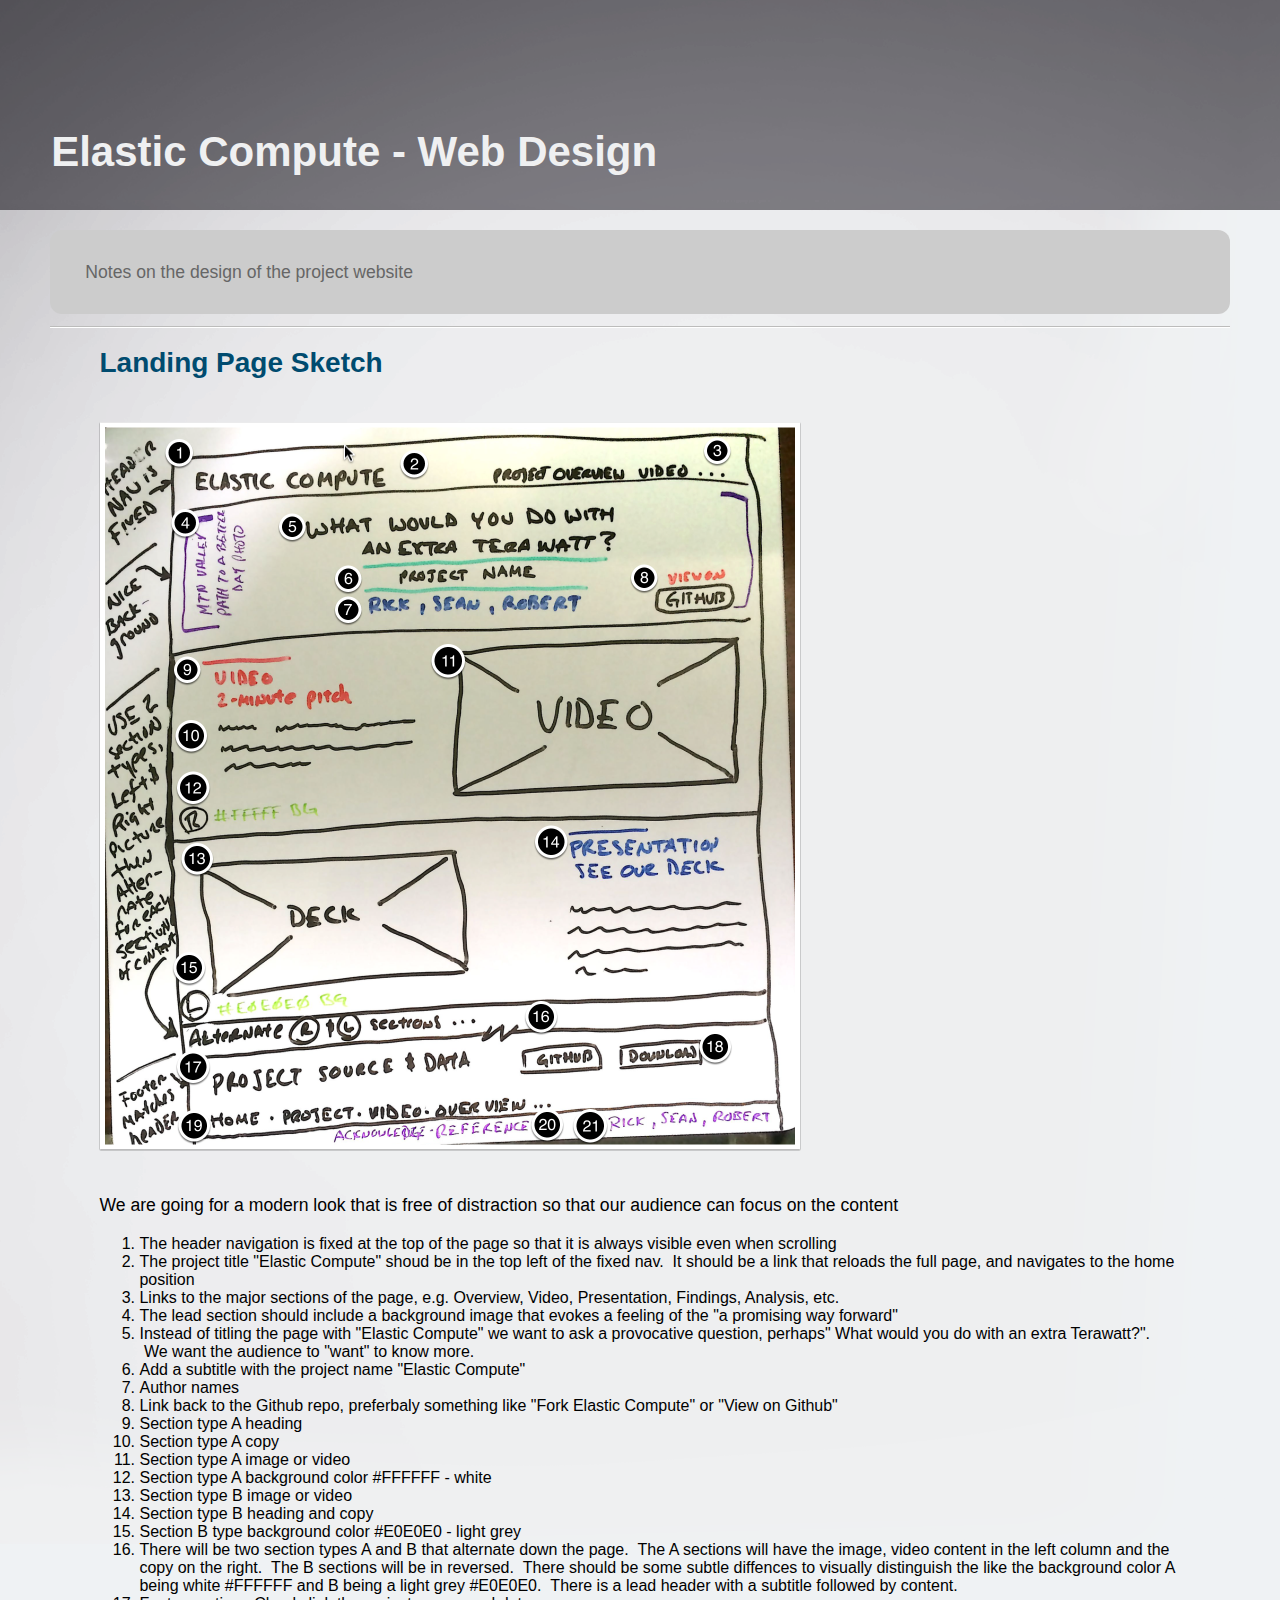
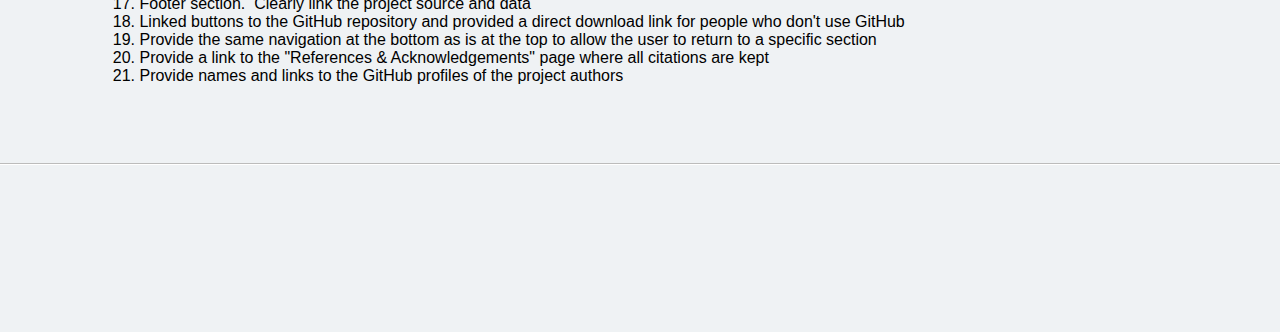
<file: website-design/elastic-compute---web-design.html>
<!DOCTYPE html>
<!--[if lt IE 7]>      <html class="no-js lt-ie9 lt-ie8 lt-ie7"> <![endif]-->
<!--[if IE 7]>         <html class="no-js lt-ie9 lt-ie8"> <![endif]-->
<!--[if IE 8]>         <html class="no-js lt-ie9"> <![endif]-->
<!--[if gt IE 8]><!--> <html class="no-js"> <!--<![endif]-->
<head>
  <title>Elastic Compute - Web Design</title>
  <meta http-equiv="Content-Type" content="text/html; charset=UTF-8">
  <meta http-equiv="X-UA-Compatible" content="IE=edge,chrome=1">
  <meta name="generator" content="Clarify http://www.clarify-it.com">
  <meta content="" name="description">
  <meta name="viewport" content="initial-scale=1.0, minimum-scale=1.0, maximum-scale=2.0" />
  
  <link href="css/chrome.css" media="screen" rel="stylesheet" type="text/css" /><!-- main CSS for structure and style-->
  <link href="css/prettyPhoto.css" media="screen" rel="stylesheet" type="text/css" charset="utf-8" />
  <script src="js/jquery-1.6.1.min.js" type="text/javascript" charset="utf-8"></script>
  <script src="js/jquery.prettyPhoto.js" type="text/javascript" charset="utf-8"></script>
  <script type="text/javascript" charset="utf-8">
    $(document).ready(function(){
      $("a[rel^='prettyPhoto']").prettyPhoto({
      	theme: 'pp_default',
        show_title: false,
        social_tools:false
      }); 
    }); 	
  </script>
</head>

<body>
  <div id="wrapper">
  	<div id="header-row">
  		<div id="header-left">
  		  <div id="header-left-content">
          <div class="align-bottom">
            <h1 class="clarify-article-title">Elastic Compute - Web Design</h1>
          </div>
        </div>
  		</div>
  		<div id="header-right">
  			<span class="align-image-bottom"></span>
		  	  		</div>
  	</div>
    <div id="clarify-article-content">
            <div class="clarify-article-description">
        <p>Notes on the design of the project website</p>
      </div>		<div class="rule">
			<img src="images/ui/rule.png" alt="" /> 
		</div>      <div class="clarify-steps-container">					<div id="clarify-step-1" class="clarify-step-container">						<h2 class="clarify-step-title">Landing Page Sketch</h2>												<div class="clarify-step-image-wrapper">
							<div class="clarify-step-image-container">
								<img src="./images/docs/elastic-compute---web-design/landing-page-sketch.png" width="702" height="729" class="clarify-step-image" alt="" />
								
							</div>
						</div>
						<div class="clarify-step-instructions"><p>We are going for a modern look that is free of distraction so that our audience can focus on the content</p>
<ol><li>The header navigation is fixed at the top of the page so that it is always visible even when scrolling</li>
<li>The project title &quot;Elastic Compute&quot; shoud be in the top left of the fixed nav. &nbsp;It should be a link that reloads the full page, and navigates to the home position</li>
<li>Links to the major sections of the page, e.g. Overview, Video, Presentation, Findings, Analysis, etc.</li>
<li>The lead section should include a background image that evokes a feeling of the &quot;a promising way forward&quot;</li>
<li>Instead of titling the page with &quot;Elastic Compute&quot; we want to ask a provocative question, perhaps&quot; What would you do with an extra Terawatt?&quot;. &nbsp;We want the audience to &quot;want&quot; to know more.</li>
<li>Add a subtitle with the project name &quot;Elastic Compute&quot;</li>
<li>Author names</li>
<li>Link back to the Github repo, preferbaly something like &quot;Fork Elastic Compute&quot; or &quot;View on Github&quot;</li>
<li>Section type A heading</li>
<li>Section type A copy</li>
<li>Section type A image or video</li>
<li>Section type A background color #FFFFFF - white</li>
<li>Section type B image or video</li>
<li>Section type B heading and copy</li>
<li>Section B type background color #E0E0E0 - light grey</li>
<li>There will be two section types A and B that alternate down the page. &nbsp;The A sections will have the image, video content in the left column and the copy on the right. &nbsp;The B sections will be in reversed. &nbsp;There should be some subtle diffences to visually distinguish the like the background color A being white #FFFFFF and B being a light grey #E0E0E0. &nbsp;There is a lead header with a subtitle followed by content.</li>
<li>Footer section. &nbsp;Clearly link the project source and data </li>
<li>Linked buttons to the GitHub repository and provided a direct download link for people who don't use GitHub</li>
<li>Provide the same navigation at the bottom as is at the top to allow the user to return to a specific section</li>
<li>Provide a link to the &quot;References &amp; Acknowledgements&quot; page where all citations are kept</li>
<li>Provide names and links to the GitHub profiles of the project authors</li>
</ol></div>					</div>					<div class="clarify-clear"></div>      </div>    </div>
    <div class="rule">
			<img src="images/ui/rule.png" alt="" /> 
		</div>
    <div class="footer">
      <p></p>
    </div>
  </div>
</body>
</html>
</file>
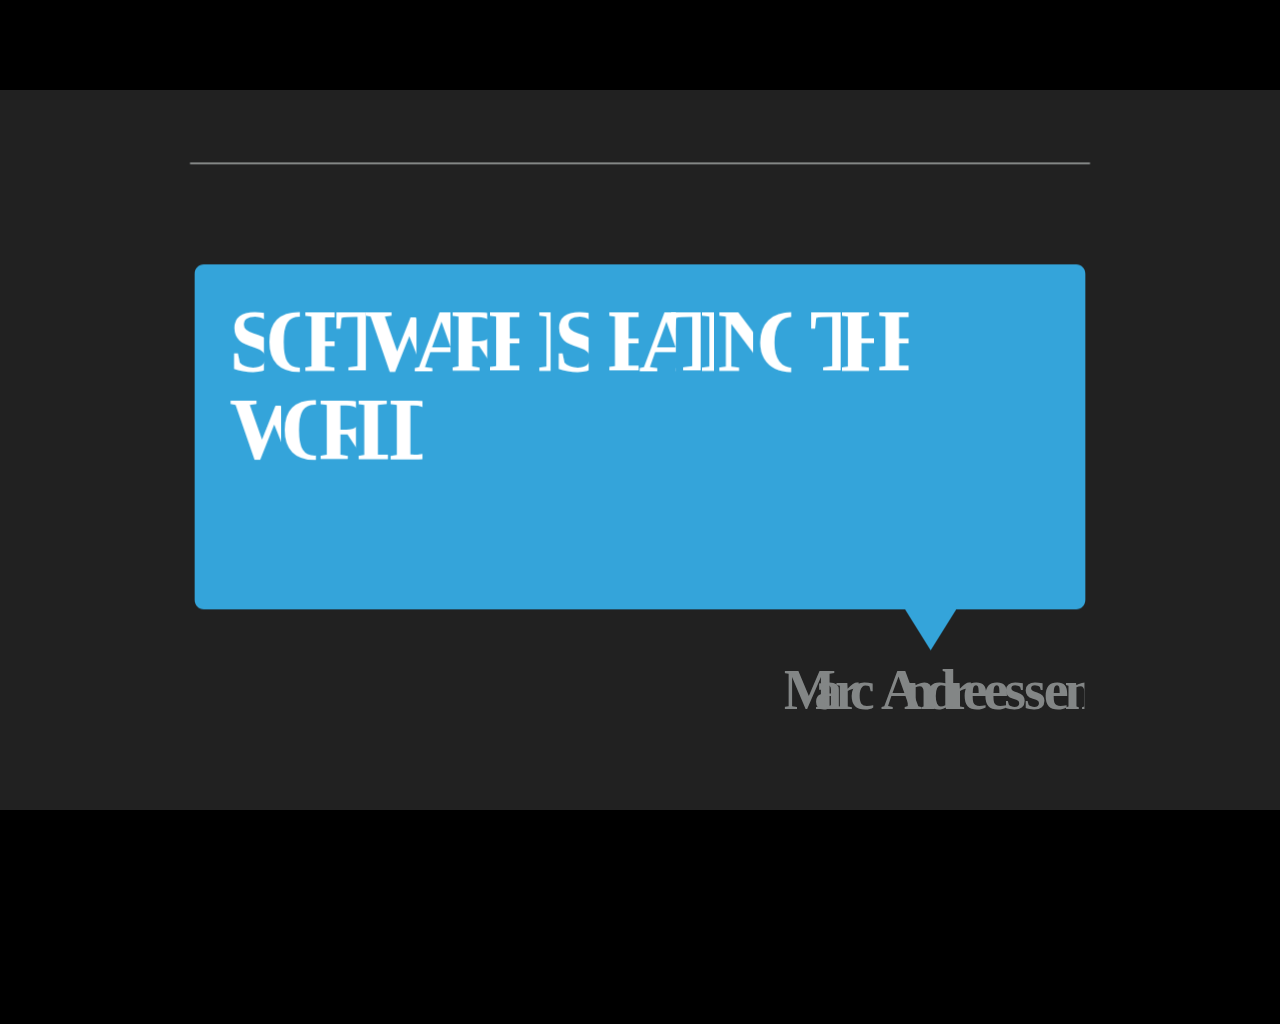
<file: presentation/assets/player/KeynoteDHTMLPlayer.html>
<!DOCTYPE html>
<html xmlns="http://www.w3.org/1999/xhtml">
    <head>
        <title>Keynote</title>
        <link href="KeynoteDHTMLPlayer.css" rel="stylesheet" type="text/css" media="screen"/>
        <meta name="viewport" content="initial-scale = 1.0, minimum-scale = 1.0, maximum-scale = 1.0, user-scalable = no, width = device-width" />
        <meta http-equiv="Content-Type" content="text/html; charset=UTF-8" />
        <script type="text/javascript" src="prototype.js"></script>
        <script type="text/javascript" src="DebuggingSupport.js"></script>
        <script type="text/javascript" src="string.js"></script>
        <script type="text/javascript" src="Utilities.js"></script>
        <script type="text/javascript" src="KeynoteDHTMLPlayer.js"></script>
        <script type="text/javascript" src="ShowController.js"></script>
        <script type="text/javascript" src="TouchController.js"></script>
        <script type="text/javascript" src="DisplayManager.js"></script>
        <script type="text/javascript" src="StageManager.js"></script>
        <script type="text/javascript" src="AnimationManager.js"></script>
        <script type="text/javascript" src="TextureManager.js"></script>
        <script type="text/javascript" src="ScriptManager.js"></script>
        <script type="text/javascript" src="OrientationController.js"></script>
        <script type="text/javascript" src="KPFObjects.js"></script>
        <script type="text/javascript" src="SlideManager.js"></script>
        <script type="text/javascript" src="NavigatorController.js"></script>
        <script type="text/javascript" src="SlideNumberController.js"></script>
        <script type="text/javascript" src="HelpPlacardController.js"></script>
        <script type="text/javascript" src="NarrationManager.js"></script>
	</head>
    <body id="body" bgcolor="black">
        <div id="background" class="bigBlackSquare">
        </div>
        <div id="previousButton" class="PreviousButtonDisabled">
        </div>
        <div id="nextButton" class="nextButtonDisabled">
        </div>
        <div id="slideCounter">
        </div>
        <span id="helpText"></span>
        <div id="stageArea">
            <div id="stage" class="stage">
            </div>
            <div id="hyperlinkPlane" class="stage">
            </div>
        </div>
        <div id="slideshowNavigator">
        </div>
        <div id="slideNumberControl">
        </div>
        <div id="slideNumberDisplay">
        </div>
        <div id="helpPlacard">
        </div>
        <div id="waitingIndicator">
        	<div id="waitingSpinner">
        	</div>
        </div>
	</body>
</html>
</file>
<file: website-design/css/chrome.css>
html
{
	margin:0;
}

body {
font-family:Gotham, "Helvetica Neue", Helvetica, Arial, sans-serif;
margin:0;
padding:0;
background-image:url(../images/ui/chrome-bg.png);
background-repeat:no-repeat;
background-color: rgb(239,242,244);
}

#wrapper
{
}

#header-row
{
height: 210px;
overflow: hidden;
background-color:#666;
padding-left: 4%;
padding-right: 8%;
background-image:url(../images/ui/chrome-header.png);
background-repeat: no-repeat;
}

#header-left
{
	width:65%;
	height: 190px;
	float:left;
  color:#eff0f1;
}

#header-left-content
{
  width: 100%;
  display:table;
	height: 176px;
}

#header-left h1 {
	margin-top: 0px;
	margin-bottom: 0px;
  font-size:42px;
  font-weight:700;
}

#header-right
{
	width: 28%;
  height: 190px;
	float:right;
	text-align:center;
}

@media screen and (max-width: 480px) { /* Reduce font size in portrait mode on phones so text doesn't push box too far to right and overlap logo */
   #header-left h1 {
     font-size:24px;
   }
}

#header-right img
{
	max-width:95%;
	padding-bottom:20px;
	width:auto;
	height:auto;
	max-height: 100%;
}

.rule
{
	width:100%;
	height:10px;
	float:left;
}

.rule img
{
	width:100%;
	height:fluid;
}

#clarify-article-content
{
width:92.2%;
float:left;
padding-top:1.6%;
padding-left:3.9%;
padding-right:3.9%;
}

.clarify-article-description
{
width: 94%;
padding-left: 3%;
padding-right: 3%;
padding-bottom: 1%;
padding-top: 1%;
float: left;
background-color:#CCC;
color:#666;
border-radius:12px;
}

.clarify-steps-container
{

}

.clarify-step-container
{
width:91.6%;
padding-left:4.2%;
padding-right:4.2%;
padding-bottom:4.2%;
float:left;
}

.left
{
	width:43.7%;
	float:left;
	padding:4.2% 2.1% 4.2% 4.2%;
}

.right
{
	width:43.7%;
	float:left;
	padding:4.2% 4.2% 4.2% 2.1%;
}

/* Assigned to a span to help center an image */
.align-image-bottom {
	display: inline-block;
	height: 100%;
	vertical-align: bottom;
}

.align-bottom
{
	display:table-cell;
	vertical-align:bottom;
}

.footer
{
	width: 100%;
	height:120px;
	float:left;
	display: table;
  margin: 2%;
}

.footer p
{
  padding-top: 0%;
	padding-left:7%;
	padding-right:7%;
	font-size:28px;
	text-align:left;
	font-weight:normal;
	font-variant:small-caps;
	color:#666;
}

.clarify-step-title
{
color:#004b6f;
font-size:28px;
}

.clarify-sub-steps-container .clarify-step-title
{
	font-size:20px;
}

p {
font-size:1.1em;
line-height:1.4em;
}

.clarify-step-image-wrapper
{
	text-align: left;
}

.clarify-step-container img
{
	max-width:100%;
	min-width: 10%;
	height:auto;
}

.clarify-step-image-container {
  margin-top:20px;
	margin-bottom:20px;
	display: inline-block;
}

.clarify-step-image-caption a {
  text-decoration: none;
  color: #777;
  background: url("../images/ui/icon-zoom.png") no-repeat;
  padding-left: 19px;
  line-height: 16px !important;
  display: block;
  float: right;
  margin-top: 10px;
}

.step-cell-columns
{
	width:100%;
	float:left;
}

.left img,.right img
{
	width:100%;
	height:fluid;
	margin-top:20px;
	margin-bottom:20px;
}

code
{
	color:#d14;
	white-space:nowrap;
	background-color:#f7f7f9;
	border:1px solid #e1e1e8;
	padding:2px 4px;
}

pre
{
	background-color:#f5f5f5;
	display:block;
	font-size:13px;
	line-height:20px;
	word-wrap:break-word;
	white-space:pre;
	white-space:pre-wrap;
	border:1px solid rgba(0,0,0,0.15);
	-webkit-border-radius:4px;
	-moz-border-radius:4px;
	border-radius:4px;
	margin:0 0 10px;
	padding:9.5px;
}

pre code
{
	color:inherit;
	white-space:pre-wrap;
	background-color:transparent;
	border:0;
	padding:0;
}

table {
  max-width: 100%;
  background-color: transparent;
  border-collapse: collapse;
  border-spacing: 0;
  width: 100%;
  margin-bottom: 20px;
  border: 1px solid #dddddd;
}

th,
td {
  padding: 8px;
  line-height: 20px;
  text-align: left;
  vertical-align: top;
  border: 1px solid #dddddd;
}

th {
  font-weight: bold;
}

thead th {
  vertical-align: bottom;
}
</file>
<file: website-design/css/prettyPhoto.css>
div.pp_default .pp_top,div.pp_default .pp_top .pp_middle,div.pp_default .pp_top .pp_left,div.pp_default .pp_top .pp_right,div.pp_default .pp_bottom,div.pp_default .pp_bottom .pp_left,div.pp_default .pp_bottom .pp_middle,div.pp_default .pp_bottom .pp_right{height:13px}
div.pp_default .pp_top .pp_left{background:url(../images/prettyPhoto/default/sprite.png) -78px -93px no-repeat}
div.pp_default .pp_top .pp_middle{background:url(../images/prettyPhoto/default/sprite_x.png) top left repeat-x}
div.pp_default .pp_top .pp_right{background:url(../images/prettyPhoto/default/sprite.png) -112px -93px no-repeat}
div.pp_default .pp_content .ppt{color:#f8f8f8}
div.pp_default .pp_content_container .pp_left{background:url(../images/prettyPhoto/default/sprite_y.png) -7px 0 repeat-y;padding-left:13px}
div.pp_default .pp_content_container .pp_right{background:url(../images/prettyPhoto/default/sprite_y.png) top right repeat-y;padding-right:13px}
div.pp_default .pp_next:hover{background:url(../images/prettyPhoto/default/sprite_next.png) center right no-repeat;cursor:pointer}
div.pp_default .pp_previous:hover{background:url(../images/prettyPhoto/default/sprite_prev.png) center left no-repeat;cursor:pointer}
div.pp_default .pp_expand{background:url(../images/prettyPhoto/default/sprite.png) 0 -29px no-repeat;cursor:pointer;width:28px;height:28px}
div.pp_default .pp_expand:hover{background:url(../images/prettyPhoto/default/sprite.png) 0 -56px no-repeat;cursor:pointer}
div.pp_default .pp_contract{background:url(../images/prettyPhoto/default/sprite.png) 0 -84px no-repeat;cursor:pointer;width:28px;height:28px}
div.pp_default .pp_contract:hover{background:url(../images/prettyPhoto/default/sprite.png) 0 -113px no-repeat;cursor:pointer}
div.pp_default .pp_close{width:30px;height:30px;background:url(../images/prettyPhoto/default/sprite.png) 2px 1px no-repeat;cursor:pointer}
div.pp_default .pp_gallery ul li a{background:url(../images/prettyPhoto/default/default_thumb.png) center center #f8f8f8;border:1px solid #aaa}
div.pp_default .pp_social{margin-top:7px}
div.pp_default .pp_gallery a.pp_arrow_previous,div.pp_default .pp_gallery a.pp_arrow_next{position:static;left:auto}
div.pp_default .pp_nav .pp_play,div.pp_default .pp_nav .pp_pause{background:url(../images/prettyPhoto/default/sprite.png) -51px 1px no-repeat;height:30px;width:30px}
div.pp_default .pp_nav .pp_pause{background-position:-51px -29px}
div.pp_default a.pp_arrow_previous,div.pp_default a.pp_arrow_next{background:url(../images/prettyPhoto/default/sprite.png) -31px -3px no-repeat;height:20px;width:20px;margin:4px 0 0}
div.pp_default a.pp_arrow_next{left:52px;background-position:-82px -3px}
div.pp_default .pp_content_container .pp_details{margin-top:5px}
div.pp_default .pp_nav{clear:none;height:30px;width:110px;position:relative}
div.pp_default .pp_nav .currentTextHolder{font-family:Georgia;font-style:italic;color:#999;font-size:11px;left:75px;line-height:25px;position:absolute;top:2px;margin:0;padding:0 0 0 10px}
div.pp_default .pp_close:hover,div.pp_default .pp_nav .pp_play:hover,div.pp_default .pp_nav .pp_pause:hover,div.pp_default .pp_arrow_next:hover,div.pp_default .pp_arrow_previous:hover{opacity:0.7}
div.pp_default .pp_description{font-size:11px;font-weight:700;line-height:14px;margin:5px 50px 5px 0}
div.pp_default .pp_bottom .pp_left{background:url(../images/prettyPhoto/default/sprite.png) -78px -127px no-repeat}
div.pp_default .pp_bottom .pp_middle{background:url(../images/prettyPhoto/default/sprite_x.png) bottom left repeat-x}
div.pp_default .pp_bottom .pp_right{background:url(../images/prettyPhoto/default/sprite.png) -112px -127px no-repeat}
div.pp_default .pp_loaderIcon{background:url(../images/prettyPhoto/default/loader.gif) center center no-repeat}
div.light_rounded .pp_top .pp_left{background:url(../images/prettyPhoto/light_rounded/sprite.png) -88px -53px no-repeat}
div.light_rounded .pp_top .pp_right{background:url(../images/prettyPhoto/light_rounded/sprite.png) -110px -53px no-repeat}
div.light_rounded .pp_next:hover{background:url(../images/prettyPhoto/light_rounded/btnNext.png) center right no-repeat;cursor:pointer}
div.light_rounded .pp_previous:hover{background:url(../images/prettyPhoto/light_rounded/btnPrevious.png) center left no-repeat;cursor:pointer}
div.light_rounded .pp_expand{background:url(../images/prettyPhoto/light_rounded/sprite.png) -31px -26px no-repeat;cursor:pointer}
div.light_rounded .pp_expand:hover{background:url(../images/prettyPhoto/light_rounded/sprite.png) -31px -47px no-repeat;cursor:pointer}
div.light_rounded .pp_contract{background:url(../images/prettyPhoto/light_rounded/sprite.png) 0 -26px no-repeat;cursor:pointer}
div.light_rounded .pp_contract:hover{background:url(../images/prettyPhoto/light_rounded/sprite.png) 0 -47px no-repeat;cursor:pointer}
div.light_rounded .pp_close{width:75px;height:22px;background:url(../images/prettyPhoto/light_rounded/sprite.png) -1px -1px no-repeat;cursor:pointer}
div.light_rounded .pp_nav .pp_play{background:url(../images/prettyPhoto/light_rounded/sprite.png) -1px -100px no-repeat;height:15px;width:14px}
div.light_rounded .pp_nav .pp_pause{background:url(../images/prettyPhoto/light_rounded/sprite.png) -24px -100px no-repeat;height:15px;width:14px}
div.light_rounded .pp_arrow_previous{background:url(../images/prettyPhoto/light_rounded/sprite.png) 0 -71px no-repeat}
div.light_rounded .pp_arrow_next{background:url(../images/prettyPhoto/light_rounded/sprite.png) -22px -71px no-repeat}
div.light_rounded .pp_bottom .pp_left{background:url(../images/prettyPhoto/light_rounded/sprite.png) -88px -80px no-repeat}
div.light_rounded .pp_bottom .pp_right{background:url(../images/prettyPhoto/light_rounded/sprite.png) -110px -80px no-repeat}
div.dark_rounded .pp_top .pp_left{background:url(../images/prettyPhoto/dark_rounded/sprite.png) -88px -53px no-repeat}
div.dark_rounded .pp_top .pp_right{background:url(../images/prettyPhoto/dark_rounded/sprite.png) -110px -53px no-repeat}
div.dark_rounded .pp_content_container .pp_left{background:url(../images/prettyPhoto/dark_rounded/contentPattern.png) top left repeat-y}
div.dark_rounded .pp_content_container .pp_right{background:url(../images/prettyPhoto/dark_rounded/contentPattern.png) top right repeat-y}
div.dark_rounded .pp_next:hover{background:url(../images/prettyPhoto/dark_rounded/btnNext.png) center right no-repeat;cursor:pointer}
div.dark_rounded .pp_previous:hover{background:url(../images/prettyPhoto/dark_rounded/btnPrevious.png) center left no-repeat;cursor:pointer}
div.dark_rounded .pp_expand{background:url(../images/prettyPhoto/dark_rounded/sprite.png) -31px -26px no-repeat;cursor:pointer}
div.dark_rounded .pp_expand:hover{background:url(../images/prettyPhoto/dark_rounded/sprite.png) -31px -47px no-repeat;cursor:pointer}
div.dark_rounded .pp_contract{background:url(../images/prettyPhoto/dark_rounded/sprite.png) 0 -26px no-repeat;cursor:pointer}
div.dark_rounded .pp_contract:hover{background:url(../images/prettyPhoto/dark_rounded/sprite.png) 0 -47px no-repeat;cursor:pointer}
div.dark_rounded .pp_close{width:75px;height:22px;background:url(../images/prettyPhoto/dark_rounded/sprite.png) -1px -1px no-repeat;cursor:pointer}
div.dark_rounded .pp_description{margin-right:85px;color:#fff}
div.dark_rounded .pp_nav .pp_play{background:url(../images/prettyPhoto/dark_rounded/sprite.png) -1px -100px no-repeat;height:15px;width:14px}
div.dark_rounded .pp_nav .pp_pause{background:url(../images/prettyPhoto/dark_rounded/sprite.png) -24px -100px no-repeat;height:15px;width:14px}
div.dark_rounded .pp_arrow_previous{background:url(../images/prettyPhoto/dark_rounded/sprite.png) 0 -71px no-repeat}
div.dark_rounded .pp_arrow_next{background:url(../images/prettyPhoto/dark_rounded/sprite.png) -22px -71px no-repeat}
div.dark_rounded .pp_bottom .pp_left{background:url(../images/prettyPhoto/dark_rounded/sprite.png) -88px -80px no-repeat}
div.dark_rounded .pp_bottom .pp_right{background:url(../images/prettyPhoto/dark_rounded/sprite.png) -110px -80px no-repeat}
div.dark_rounded .pp_loaderIcon{background:url(../images/prettyPhoto/dark_rounded/loader.gif) center center no-repeat}
div.dark_square .pp_left,div.dark_square .pp_middle,div.dark_square .pp_right,div.dark_square .pp_content{background:#000}
div.dark_square .pp_description{color:#fff;margin:0 85px 0 0}
div.dark_square .pp_loaderIcon{background:url(../images/prettyPhoto/dark_square/loader.gif) center center no-repeat}
div.dark_square .pp_expand{background:url(../images/prettyPhoto/dark_square/sprite.png) -31px -26px no-repeat;cursor:pointer}
div.dark_square .pp_expand:hover{background:url(../images/prettyPhoto/dark_square/sprite.png) -31px -47px no-repeat;cursor:pointer}
div.dark_square .pp_contract{background:url(../images/prettyPhoto/dark_square/sprite.png) 0 -26px no-repeat;cursor:pointer}
div.dark_square .pp_contract:hover{background:url(../images/prettyPhoto/dark_square/sprite.png) 0 -47px no-repeat;cursor:pointer}
div.dark_square .pp_close{width:75px;height:22px;background:url(../images/prettyPhoto/dark_square/sprite.png) -1px -1px no-repeat;cursor:pointer}
div.dark_square .pp_nav{clear:none}
div.dark_square .pp_nav .pp_play{background:url(../images/prettyPhoto/dark_square/sprite.png) -1px -100px no-repeat;height:15px;width:14px}
div.dark_square .pp_nav .pp_pause{background:url(../images/prettyPhoto/dark_square/sprite.png) -24px -100px no-repeat;height:15px;width:14px}
div.dark_square .pp_arrow_previous{background:url(../images/prettyPhoto/dark_square/sprite.png) 0 -71px no-repeat}
div.dark_square .pp_arrow_next{background:url(../images/prettyPhoto/dark_square/sprite.png) -22px -71px no-repeat}
div.dark_square .pp_next:hover{background:url(../images/prettyPhoto/dark_square/btnNext.png) center right no-repeat;cursor:pointer}
div.dark_square .pp_previous:hover{background:url(../images/prettyPhoto/dark_square/btnPrevious.png) center left no-repeat;cursor:pointer}
div.light_square .pp_expand{background:url(../images/prettyPhoto/light_square/sprite.png) -31px -26px no-repeat;cursor:pointer}
div.light_square .pp_expand:hover{background:url(../images/prettyPhoto/light_square/sprite.png) -31px -47px no-repeat;cursor:pointer}
div.light_square .pp_contract{background:url(../images/prettyPhoto/light_square/sprite.png) 0 -26px no-repeat;cursor:pointer}
div.light_square .pp_contract:hover{background:url(../images/prettyPhoto/light_square/sprite.png) 0 -47px no-repeat;cursor:pointer}
div.light_square .pp_close{width:75px;height:22px;background:url(../images/prettyPhoto/light_square/sprite.png) -1px -1px no-repeat;cursor:pointer}
div.light_square .pp_nav .pp_play{background:url(../images/prettyPhoto/light_square/sprite.png) -1px -100px no-repeat;height:15px;width:14px}
div.light_square .pp_nav .pp_pause{background:url(../images/prettyPhoto/light_square/sprite.png) -24px -100px no-repeat;height:15px;width:14px}
div.light_square .pp_arrow_previous{background:url(../images/prettyPhoto/light_square/sprite.png) 0 -71px no-repeat}
div.light_square .pp_arrow_next{background:url(../images/prettyPhoto/light_square/sprite.png) -22px -71px no-repeat}
div.light_square .pp_next:hover{background:url(../images/prettyPhoto/light_square/btnNext.png) center right no-repeat;cursor:pointer}
div.light_square .pp_previous:hover{background:url(../images/prettyPhoto/light_square/btnPrevious.png) center left no-repeat;cursor:pointer}
div.facebook .pp_top .pp_left{background:url(../images/prettyPhoto/facebook/sprite.png) -88px -53px no-repeat}
div.facebook .pp_top .pp_middle{background:url(../images/prettyPhoto/facebook/contentPatternTop.png) top left repeat-x}
div.facebook .pp_top .pp_right{background:url(../images/prettyPhoto/facebook/sprite.png) -110px -53px no-repeat}
div.facebook .pp_content_container .pp_left{background:url(../images/prettyPhoto/facebook/contentPatternLeft.png) top left repeat-y}
div.facebook .pp_content_container .pp_right{background:url(../images/prettyPhoto/facebook/contentPatternRight.png) top right repeat-y}
div.facebook .pp_expand{background:url(../images/prettyPhoto/facebook/sprite.png) -31px -26px no-repeat;cursor:pointer}
div.facebook .pp_expand:hover{background:url(../images/prettyPhoto/facebook/sprite.png) -31px -47px no-repeat;cursor:pointer}
div.facebook .pp_contract{background:url(../images/prettyPhoto/facebook/sprite.png) 0 -26px no-repeat;cursor:pointer}
div.facebook .pp_contract:hover{background:url(../images/prettyPhoto/facebook/sprite.png) 0 -47px no-repeat;cursor:pointer}
div.facebook .pp_close{width:22px;height:22px;background:url(../images/prettyPhoto/facebook/sprite.png) -1px -1px no-repeat;cursor:pointer}
div.facebook .pp_description{margin:0 37px 0 0}
div.facebook .pp_loaderIcon{background:url(../images/prettyPhoto/facebook/loader.gif) center center no-repeat}
div.facebook .pp_arrow_previous{background:url(../images/prettyPhoto/facebook/sprite.png) 0 -71px no-repeat;height:22px;margin-top:0;width:22px}
div.facebook .pp_arrow_previous.disabled{background-position:0 -96px;cursor:default}
div.facebook .pp_arrow_next{background:url(../images/prettyPhoto/facebook/sprite.png) -32px -71px no-repeat;height:22px;margin-top:0;width:22px}
div.facebook .pp_arrow_next.disabled{background-position:-32px -96px;cursor:default}
div.facebook .pp_nav{margin-top:0}
div.facebook .pp_nav p{font-size:15px;padding:0 3px 0 4px}
div.facebook .pp_nav .pp_play{background:url(../images/prettyPhoto/facebook/sprite.png) -1px -123px no-repeat;height:22px;width:22px}
div.facebook .pp_nav .pp_pause{background:url(../images/prettyPhoto/facebook/sprite.png) -32px -123px no-repeat;height:22px;width:22px}
div.facebook .pp_next:hover{background:url(../images/prettyPhoto/facebook/btnNext.png) center right no-repeat;cursor:pointer}
div.facebook .pp_previous:hover{background:url(../images/prettyPhoto/facebook/btnPrevious.png) center left no-repeat;cursor:pointer}
div.facebook .pp_bottom .pp_left{background:url(../images/prettyPhoto/facebook/sprite.png) -88px -80px no-repeat}
div.facebook .pp_bottom .pp_middle{background:url(../images/prettyPhoto/facebook/contentPatternBottom.png) top left repeat-x}
div.facebook .pp_bottom .pp_right{background:url(../images/prettyPhoto/facebook/sprite.png) -110px -80px no-repeat}
div.pp_pic_holder a:focus{outline:none}
div.pp_overlay{background:#000;display:none;left:0;position:absolute;top:0;width:100%;z-index:9500}
div.pp_pic_holder{display:none;position:absolute;width:100px;z-index:10000}
.pp_content{height:40px;min-width:40px}
* html .pp_content{width:40px}
.pp_content_container{position:relative;text-align:left;width:100%}
.pp_content_container .pp_left{padding-left:20px}
.pp_content_container .pp_right{padding-right:20px}
.pp_content_container .pp_details{float:left;margin:10px 0 2px}
.pp_description{display:none;margin:0}
.pp_social{float:left;margin:0}
.pp_social .facebook{float:left;margin-left:5px;width:55px;overflow:hidden}
.pp_social .twitter{float:left}
.pp_nav{clear:right;float:left;margin:3px 10px 0 0}
.pp_nav p{float:left;white-space:nowrap;margin:2px 4px}
.pp_nav .pp_play,.pp_nav .pp_pause{float:left;margin-right:4px;text-indent:-10000px}
a.pp_arrow_previous,a.pp_arrow_next{display:block;float:left;height:15px;margin-top:3px;overflow:hidden;text-indent:-10000px;width:14px}
.pp_hoverContainer{position:absolute;top:0;width:100%;z-index:2000}
.pp_gallery{display:none;left:50%;margin-top:-50px;position:absolute;z-index:10000}
.pp_gallery div{float:left;overflow:hidden;position:relative}
.pp_gallery ul{float:left;height:35px;position:relative;white-space:nowrap;margin:0 0 0 5px;padding:0}
.pp_gallery ul a{border:1px rgba(0,0,0,0.5) solid;display:block;float:left;height:33px;overflow:hidden}
.pp_gallery ul a img{border:0}
.pp_gallery li{display:block;float:left;margin:0 5px 0 0;padding:0}
.pp_gallery li.default a{background:url(../images/prettyPhoto/facebook/default_thumbnail.gif) 0 0 no-repeat;display:block;height:33px;width:50px}
.pp_gallery .pp_arrow_previous,.pp_gallery .pp_arrow_next{margin-top:7px!important}
a.pp_next{background:url(../images/prettyPhoto/light_rounded/btnNext.png) 10000px 10000px no-repeat;display:block;float:right;height:100%;text-indent:-10000px;width:49%}
a.pp_previous{background:url(../images/prettyPhoto/light_rounded/btnNext.png) 10000px 10000px no-repeat;display:block;float:left;height:100%;text-indent:-10000px;width:49%}
a.pp_expand,a.pp_contract{cursor:pointer;display:none;height:20px;position:absolute;right:30px;text-indent:-10000px;top:10px;width:20px;z-index:20000}
a.pp_close{position:absolute;right:0;top:0;display:block;line-height:22px;text-indent:-10000px}
.pp_loaderIcon{display:block;height:24px;left:50%;position:absolute;top:50%;width:24px;margin:-12px 0 0 -12px}
#pp_full_res{line-height:1!important}
#pp_full_res .pp_inline{text-align:left}
#pp_full_res .pp_inline p{margin:0 0 15px}
div.ppt{color:#fff;display:none;font-size:17px;z-index:9999;margin:0 0 5px 15px}
div.pp_default .pp_content,div.light_rounded .pp_content{background-color:#fff}
div.pp_default #pp_full_res .pp_inline,div.light_rounded .pp_content .ppt,div.light_rounded #pp_full_res .pp_inline,div.light_square .pp_content .ppt,div.light_square #pp_full_res .pp_inline,div.facebook .pp_content .ppt,div.facebook #pp_full_res .pp_inline{color:#000}
div.pp_default .pp_gallery ul li a:hover,div.pp_default .pp_gallery ul li.selected a,.pp_gallery ul a:hover,.pp_gallery li.selected a{border-color:#fff}
div.pp_default .pp_details,div.light_rounded .pp_details,div.dark_rounded .pp_details,div.dark_square .pp_details,div.light_square .pp_details,div.facebook .pp_details{position:relative}
div.light_rounded .pp_top .pp_middle,div.light_rounded .pp_content_container .pp_left,div.light_rounded .pp_content_container .pp_right,div.light_rounded .pp_bottom .pp_middle,div.light_square .pp_left,div.light_square .pp_middle,div.light_square .pp_right,div.light_square .pp_content,div.facebook .pp_content{background:#fff}
div.light_rounded .pp_description,div.light_square .pp_description{margin-right:85px}
div.light_rounded .pp_gallery a.pp_arrow_previous,div.light_rounded .pp_gallery a.pp_arrow_next,div.dark_rounded .pp_gallery a.pp_arrow_previous,div.dark_rounded .pp_gallery a.pp_arrow_next,div.dark_square .pp_gallery a.pp_arrow_previous,div.dark_square .pp_gallery a.pp_arrow_next,div.light_square .pp_gallery a.pp_arrow_previous,div.light_square .pp_gallery a.pp_arrow_next{margin-top:12px!important}
div.light_rounded .pp_arrow_previous.disabled,div.dark_rounded .pp_arrow_previous.disabled,div.dark_square .pp_arrow_previous.disabled,div.light_square .pp_arrow_previous.disabled{background-position:0 -87px;cursor:default}
div.light_rounded .pp_arrow_next.disabled,div.dark_rounded .pp_arrow_next.disabled,div.dark_square .pp_arrow_next.disabled,div.light_square .pp_arrow_next.disabled{background-position:-22px -87px;cursor:default}
div.light_rounded .pp_loaderIcon,div.light_square .pp_loaderIcon{background:url(../images/prettyPhoto/light_rounded/loader.gif) center center no-repeat}
div.dark_rounded .pp_top .pp_middle,div.dark_rounded .pp_content,div.dark_rounded .pp_bottom .pp_middle{background:url(../images/prettyPhoto/dark_rounded/contentPattern.png) top left repeat}
div.dark_rounded .currentTextHolder,div.dark_square .currentTextHolder{color:#c4c4c4}
div.dark_rounded #pp_full_res .pp_inline,div.dark_square #pp_full_res .pp_inline{color:#fff}
.pp_top,.pp_bottom{height:20px;position:relative}
* html .pp_top,* html .pp_bottom{padding:0 20px}
.pp_top .pp_left,.pp_bottom .pp_left{height:20px;left:0;position:absolute;width:20px}
.pp_top .pp_middle,.pp_bottom .pp_middle{height:20px;left:20px;position:absolute;right:20px}
* html .pp_top .pp_middle,* html .pp_bottom .pp_middle{left:0;position:static}
.pp_top .pp_right,.pp_bottom .pp_right{height:20px;left:auto;position:absolute;right:0;top:0;width:20px}
.pp_fade,.pp_gallery li.default a img{display:none}
</file>
<file: presentation/assets/player/KeynoteDHTMLPlayer.css>
* {
    -webkit-user-select:none;
    -moz-user-select:none;
    -ms-user-select:none;
}

/* Body */

body
{
    overflow: hidden;
    margin: 0;
    -webkit-user-select: none;
    -moz-user-select: none;
    -ms-user-select: none;
}

@media screen and (max-device-width: 1025px)
{
    body
    {
        background-color: black;
    }
}

div.bigBlackSquare
{
    position: absolute; 
    top: 0px;
    left: 0px;
    width: 1024px;
    height: 1024px;
    visibility: hidden;
    background-color: black;
}

/* Debug Status Display */
   
div#statisticsDisplay
{
    position: absolute; 
    color : white;
    background-color: grey;
    visibility: hidden;
}

/* Stage */

div#stageArea
{
    position: absolute; 
    visibility: hidden;
    overflow: hidden;
}

div.stage
{
    position: absolute; 
    top: 0;
    left: 0;
    overflow: visible;
}

/* Hyperlinke Plane */

div#hyperlinkPlane
{
    visibility: hidden;
    pointer-events: none;
}

div.hyperlink
{
    position: absolute;
    cursor: pointer;
}

/* iPhone Controls Section */

div#previousButton
{
    position: absolute;
    background-repeat: no-repeat;
    background-position: center center;
    visibility: hidden;
    width: 22px;
    height: 27px;
}

div.previousButtonEnabled
{
    background-image: url('left_arrow_mobile_n.png');
    background-size: 22px 27px;
    width: 22px;
    height: 27px;
}

div.previousButtonDisabled
{
    background-image: url('left_arrow_mobile_d.png');
    background-size: 22px 27px;
    -webkit-tap-highlight-color: rgba(0,0,0,0);
    -moz-tap-highlight-color: rgba(0,0,0,0);
    -ms-tap-highlight-color: rgba(0,0,0,0);
    width: 22px;
    height: 27px;
}

div#nextButton
{
    position: absolute;
    background-repeat: no-repeat;
    background-position: center center;
    visibility: hidden;
    background-size: 22px 27px;
    width: 22px;
    height: 27px;
}

div.nextButtonEnabled
{
    background-image: url('right_arrow_mobile_n.png');
    background-size: 22px 27px;
    width: 22px;
    height: 27px;
}

div.nextButtonDisabled
{
    background-image: url('right_arrow_mobile_d.png');
    background-size: 22px 27px;
    -webkit-tap-highlight-color: rgba(0,0,0,0);
    -moz-tap-highlight-color: rgba(0,0,0,0);
    -ms-tap-highlight-color: rgba(0,0,0,0);
    width: 22px;
    height: 27px;
}

/* Navigator */

div#slideshowNavigator {
    -webkit-tap-highlight-color: rgba(0,0,0,0);
    -moz-tap-highlight-color: rgba(0,0,0,0);
    -ms-tap-highlight-color: rgba(0,0,0,0);
    position: absolute;
    overflow: hidden;
    font-family: 'Helvetica Neue', Helvetica, Arial, sans-serif;
    font-size: 12px;
    line-height: 18px;
    background-color: rgba(0,0,0,0);
    color: 232323;
    top: 0px;
    left: 0px;
    bottom: 0px;
    width: 140px;
}

div.navigatorLeftSidebar {
    position: absolute;
    overflow-x: hidden;
    overflow-y: hidden;
    top: 0px;
    left: 0px;
    bottom: 0px;
    width: 30px;
    background-color: rgba(0,0,0,0);
}

div.navigatorThumbnailSidebar {
    position: absolute;
    overflow-x: hidden;
    overflow-y: hidden;
    border-right: 1px solid #676767;
    background-color: #000;
    top: 0px;
    left: -140px;
    bottom: 0px;
    width: 129px;
    -webkit-transition-property: left;
    -webkit-transition-duration: 300ms;
    -moz-transition-property: left;
    -moz-transition-duration: 300ms;
    -ms-transition-property: left;
    -ms-transition-duration: 300ms;
}

div.navigatorThumbnailScroller {
    position: absolute;
    overflow-x: hidden;
    overflow-y: auto;
    top: 0px;
    left: 0px;
    bottom: 0px;
    width: 129px;
}

div.navigatorThumbnailScroller::-webkit-scrollbar {
    width: 7px;
}

div.navigatorThumbnailScroller::-webkit-scrollbar-thumb {
    background: rgba(255,255,255,0.4);
    -webkit-border-radius: 10px;
}

div.navigatorThumbnailSelection {
    position: absolute;
    border-top-style: none;
    border-left-style: none;
    border-right-style: none;
    display: none;
    background-color: rgba(125,125,125,0.5);
    top: 0px;
    width: 100%;
    height: 76px;
}

div.navigatorThumbnailContainer {
    position: absolute;
    top: 0px;
    left: 0px;
    bottom: auto;
    width: 119px;
}

div.navigatorThumbnailItem {
    position: absolute;
    top: 0px;
    left: 0px;
    width: 119px;
    height: 76px;
    cursor: default;
}

div.navigatorThumbnailItemCanvasContainer {
    position: absolute;
    max-height: 90px;
    border: 1px solid rgba(255,255,255,0.68);
    -webkit-box-shadow: 0px 2px 4px rgba(0,0,0,0.5);
    -moz-box-shadow: 0px 2px 4px rgba(0,0,0,0.5);
    -ms-box-shadow: 0px 2px 4px rgba(0,0,0,0.5);
    background-color: #444;
    width: 88px;    
    height: 66px;
}

/* Slide Number Control */

div#slideNumberControl {
    position: absolute;
    overflow: hidden;
    display: none;
    opacity: 0;
    font-family: 'Helvetica Neue', Helvetica, Arial, sans-serif;
    font-size: 12px;
    background-color: rgba(0,0,0,0.75);
    color: white;
    width: 120px;
    height: 110px;
    text-align: center;
    border-radius: 12px;
    -webkit-border-radius: 12px;
    -moz-border-radius: 12px;
    -ms-border-radius: 12px;
}

div.slideNumberLabel {
    position: relative;
    margin-left:16px;
    margin-right:16px;
    margin-top: 16px;
    width: 88px;
    height:33px;
    font-weight: bold;
}

div.slideNumberDigit {
    position: relative;
    margin-left:auto;
    margin-right:auto;
    font-size:40px;
    width: 88px;
    height:39px;
}

/* Slide Number Display */

div#slideNumberDisplay {
    position: absolute;
    overflow: hidden;
    display: none;
    opacity: 0;
    font-family: 'Helvetica Neue', Helvetica, Arial, sans-serif;
    font-size: 12px;
    background-color: rgba(0,0,0,0.75);
    color: white;
    width: 100px;
    height: 100px;
    text-align: center;
    border-radius: 12px;
    -webkit-border-radius: 12px;
    -moz-border-radius: 12px;
    -ms-border-radius: 12px;
}

div.slideNumberDisplayDigit {
    position: relative;
    margin-top:24px;
    margin-left:auto;
    margin-right:auto;
    font-size:40px;
    width: 88px;
    height:39px;
}

/* Help Placard Display */

div#helpPlacard {
    display: none;
    position: absolute;
    overflow: hidden;
    opacity: 0;
    font-family: Helvetica, Arial, sans-serif;
    font-size: 14px;
    background-color: rgba(20,20,20,0.95);
    color: white;
    width: 822px;
    height: 603px;
    text-align: center;
    border-radius: 12px 12px 12px 12px;
    -webkit-border-radius: 12px 12px 12px 12px;
    -moz-border-radius: 12px 12px 12px 12px;
    -ms-border-radius: 12px 12px 12px 12px;
    line-height:40px;
    box-shadow: 0px 0px 40px black;
    -webkit-box-shadow: 0px 0px 40px black;
    -moz-box-shadow: 0px 0px 40px black;
}

div.helpPlacardTitleBar {
    /*position:absolute;*/
    font-size: 22px;
    color: rgba(120,120,120,1);    
    font-family: Helvetica, Arial, sans-serif;
    width: 822px;
    height: 40px;
    border-radius: 12px 12px 0 0;
    -webkit-border-radius: 12px 12px 0 0;
    -moz-border-radius: 12px 12px 0 0;
    -ms-border-radius: 12px 12px 0 0;
    border-bottom: 1px black solid;
}

div.helpPlacardTitle {
    padding-top:4px;
    height:40px;
}

div.helpPlacardCloseButton {
    cursor:default;
    top:10px;
    left:10px;    
    position:absolute;
    background:url('close_n@2x.png') no-repeat 0 0;
    background-size: 21px 21px;
    width:21px;
    height:21px;
}

div.helpPlacardCloseButton:hover {
    background:url('close_hi@2x.png') no-repeat 0 0;
    background-size: 21px 21px;
}

div.helpPlacardCloseButton:active {
    background:url('close_p@2x.png') no-repeat 0 0;
    background-size: 21px 21px;
}

div.helpPlacardContentPanel {
    width: 822px;
    height: 310px;
}

div.helpPlacardHeader {
    color: rgba(255,255,255,1);    
    font-weight: bold;
    width:822px;
    height:40px;
    border-bottom: 1px white solid;
}

div.helpPlacardHeader {
    color: rgba(255,255,255,1);    
    font-weight: bold;
    width:822px;
    height:40px;
    border-bottom: 1px black solid;
}

div.helpPlacardItem {
    width:822px;
    height:40px;
    border-bottom: 1px black solid;
}

div.helpPlacardLeftHeaderItem {
    /*position:absolute;*/
    color: white;    
    text-align:right;
    float:left;
    width:400px;
}

div.helpPlacardLeftItem {
    color: rgba(120,120,120,1);    
    text-align:right;
    float:left;
    width:400px;
    border-right: 1px black solid;
}

div.helpPlacardRightItem {
    text-align:left;
    float:right;
    width:400px;
}

/* iPad assets */

@media all and (min-device-width: 481px) and (max-device-width: 1024px) {
    div#previousButton
    {
        background-size: 44px 54px;
        width: 44px;
        height: 54px;
    }

    div#nextButton
    {
        background-size: 44px 54px;
        width: 44px;
        height: 54px;
    }

    div.previousButtonEnabled
    {
        background-size: 44px 54px;
        width: 44px;
        height: 54px;
        background-image: static_url('left_arrow_mobile_n-hd.png');
    }

    div.previousButtonDisabled
    {
        background-size: 44px 54px;
        width: 44px;
        height: 54px;
        background-image: static_url('left_arrow_mobile_d-hd.png');
    }

    div.nextButtonEnabled
    {
        background-size: 44px 54px;
        width: 44px;
        height: 54px;
        background-image: static_url('right_arrow_mobile_n-hd.png');
    }

    div.nextButtonDisabled
    {
        background-size: 44px 54px;
        width: 44px;
        height: 54px;
        background-image: static_url('right_arrow_mobile_d-hd.png');
    }
}

/* Retina display assets */

@media all and (-webkit-min-device-pixel-ratio:2) {
    div.previousButtonEnabled
    {
        background-image: static_url('left_arrow_mobile_n-hd.png');
    }

    div.previousButtonDisabled
    {
        background-image: static_url('left_arrow_mobile_d-hd.png');
    }

    div.nextButtonEnabled
    {
        background-image: static_url('right_arrow_mobile_n-hd.png');
    }

    div.nextButtonDisabled
    {
        background-image: static_url('right_arrow_mobile_d-hd.png');
    }
}

div#slideCounter
{
    position: absolute; 
    display: table-cell;
    text-align: center;
    vertical-align: middle;
    font-family: Helvetica;
    font-size: 23px;
    color: #FFFFFF;
    text-shadow: 0.0em 0.2em #000000;
    visibility: hidden;
}

#helpText
{
    position: absolute; 
    text-align: center;
    font-family: Helvetica;
    font-size: 13px;
    color: #838383;
    text-shadow: 0.0em 0.2em #000000;
    visibility: hidden;
}

/* Waiting Indicator */

@-webkit-keyframes spinnerAnimationRotate {
    0% {
        -webkit-transform: rotate(  0deg);
    }
    8.332% {
        -webkit-transform: rotate(  0deg);
    }
    8.333% {
        -webkit-transform: rotate( 30deg);
    }
    16.666% {
        -webkit-transform: rotate( 30deg);
    }
    16.667% {
        -webkit-transform: rotate( 60deg);
    }
    24.999% {
        -webkit-transform: rotate( 60deg);
    }
    25% {
        -webkit-transform: rotate( 90deg);
    }
    33.333% {
        -webkit-transform: rotate( 90deg);
    }
    33.334% {
        -webkit-transform: rotate(120deg);
    }
    41.666% {
        -webkit-transform: rotate(120deg);
    }
    41.667% {
        -webkit-transform: rotate(150deg);
    }
    49.999% {
        -webkit-transform: rotate(150deg);
    }
    50% {
        -webkit-transform: rotate(180deg);
    }
    58.333% {
        -webkit-transform: rotate(180deg);
    }
    58.334% {
        -webkit-transform: rotate(210deg);
    }
    66.666% {
        -webkit-transform: rotate(210deg);
    }
    66.667% {
        -webkit-transform: rotate(240deg);
    }
    74.999% {
        -webkit-transform: rotate(240deg);
    }
    75% {
        -webkit-transform: rotate(270deg);
    }
    83.333% {
        -webkit-transform: rotate(270deg);
    }
    83.334% {
        -webkit-transform: rotate(300deg);
    }
    91.666% {
        -webkit-transform: rotate(300deg);
    }
    91.667% {
        -webkit-transform: rotate(330deg);
    }
    99.999% {
        -webkit-transform: rotate(330deg);
    }
    100% {
        -webkit-transform: rotate(360deg);
    }
}

@-moz-keyframes spinnerAnimationRotate {
    0% {
        -moz-transform: rotate(  0deg);
    }
    8.332% {
        -moz-transform: rotate(  0deg);
    }
    8.333% {
        -moz-transform: rotate( 30deg);
    }
    16.666% {
        -moz-transform: rotate( 30deg);
    }
    16.667% {
        -moz-transform: rotate( 60deg);
    }
    24.999% {
        -moz-transform: rotate( 60deg);
    }
    25% {
        -moz-transform: rotate( 90deg);
    }
    33.333% {
        -moz-transform: rotate( 90deg);
    }
    33.334% {
        -moz-transform: rotate(120deg);
    }
    41.666% {
        -moz-transform: rotate(120deg);
    }
    41.667% {
        -moz-transform: rotate(150deg);
    }
    49.999% {
        -moz-transform: rotate(150deg);
    }
    50% {
        -moz-transform: rotate(180deg);
    }
    58.333% {
        -moz-transform: rotate(180deg);
    }
    58.334% {
        -moz-transform: rotate(210deg);
    }
    66.666% {
        -moz-transform: rotate(210deg);
    }
    66.667% {
        -moz-transform: rotate(240deg);
    }
    74.999% {
        -moz-transform: rotate(240deg);
    }
    75% {
        -moz-transform: rotate(270deg);
    }
    83.333% {
        -moz-transform: rotate(270deg);
    }
    83.334% {
        -moz-transform: rotate(300deg);
    }
    91.666% {
        -moz-transform: rotate(300deg);
    }
    91.667% {
        -moz-transform: rotate(330deg);
    }
    99.999% {
        -moz-transform: rotate(330deg);
    }
    100% {
        -moz-transform: rotate(360deg);
    }
}

@-ms-keyframes spinnerAnimationRotate {
    0% {
        -ms-transform: rotate(  0deg);
    }
    8.332% {
        -ms-transform: rotate(  0deg);
    }
    8.333% {
        -ms-transform: rotate( 30deg);
    }
    16.666% {
        -ms-transform: rotate( 30deg);
    }
    16.667% {
        -ms-transform: rotate( 60deg);
    }
    24.999% {
        -ms-transform: rotate( 60deg);
    }
    25% {
        -ms-transform: rotate( 90deg);
    }
    33.333% {
        -ms-transform: rotate( 90deg);
    }
    33.334% {
        -ms-transform: rotate(120deg);
    }
    41.666% {
        -ms-transform: rotate(120deg);
    }
    41.667% {
        -ms-transform: rotate(150deg);
    }
    49.999% {
        -ms-transform: rotate(150deg);
    }
    50% {
        -ms-transform: rotate(180deg);
    }
    58.333% {
        -ms-transform: rotate(180deg);
    }
    58.334% {
        -ms-transform: rotate(210deg);
    }
    66.666% {
        -ms-transform: rotate(210deg);
    }
    66.667% {
        -ms-transform: rotate(240deg);
    }
    74.999% {
        -ms-transform: rotate(240deg);
    }
    75% {
        -ms-transform: rotate(270deg);
    }
    83.333% {
        -ms-transform: rotate(270deg);
    }
    83.334% {
        -ms-transform: rotate(300deg);
    }
    91.666% {
        -ms-transform: rotate(300deg);
    }
    91.667% {
        -ms-transform: rotate(330deg);
    }
    99.999% {
        -ms-transform: rotate(330deg);
    }
    100% {
        -ms-transform: rotate(360deg);
    }
}

div#waitingIndicator
{
    position: absolute;
    display: none;
    visibility: visible;
    width: 110px;
    height: 110px;
    background-image: url('waiting_bezel.png');
}

div#waitingSpinner
{
    position: absolute; 
    visibility: visible;
    top: 27px;
    left: 33px;
    width: 42px;
    height: 42px;
    background: transparent url('spinner.png') no-repeat 0 0;
    opacity: 0.75;
    -webkit-animation: spinnerAnimationRotate 1s linear infinite;
    -moz-animation: spinnerAnimationRotate 1s linear infinite;
    -ms-animation: spinnerAnimationRotate 1s linear infinite;
}
</file>
<file: css/landing-page.css>
/*!
 * Start Bootstrap - Landing Page Bootstrap Theme (http://startbootstrap.com)
 * Code licensed under the Apache License v2.0.
 * For details, see http://www.apache.org/licenses/LICENSE-2.0.
 */

body,
html {
    width: 100%;
    height: 100%;
}

body,
h1,
h2,
h3,
h4,
h5,
h6 {
    font-family: "Lato","Helvetica Neue",Helvetica,Arial,sans-serif;
    font-weight: 700;
}

.topnav {
    font-size: 14px; 
}

.lead {
    font-size: 18px;
    font-weight: 400;
}

.intro-header {
    padding-top: 50px; /* If you're making other pages, make sure there is 50px of padding to make sure the navbar doesn't overlap content! */
    padding-bottom: 50px;
    text-align: center;
    color: #f8f8f8;
    background: url(../img/valley-bg.jpg) no-repeat center center;
    background-size: cover;
}

.intro-message {
    position: relative;
    padding-top: 20%;
    padding-bottom: 20%;
}

.intro-message > h1 {
    margin: 0;
    text-shadow: 2px 2px 3px rgba(0,0,0,0.6);
    font-size: 5em;
}

.intro-divider {
    width: 400px;
    border-top: 1px solid #f8f8f8;
    border-bottom: 1px solid rgba(0,0,0,0.2);
}

.intro-message > h3 {
    text-shadow: 2px 2px 3px rgba(0,0,0,0.6);
}

@media(max-width:767px) {
    .intro-message {
        padding-bottom: 15%;
    }

    .intro-message > h1 {
        font-size: 3em;
    }

    ul.intro-social-buttons > li {
        display: block;
        margin-bottom: 20px;
        padding: 0;
    }

    ul.intro-social-buttons > li:last-child {
        margin-bottom: 0;
    }

    .intro-divider {
        width: 100%;
    }
}

.network-name {
    text-transform: uppercase;
    font-size: 14px;
    font-weight: 400;
    letter-spacing: 2px;
}

.content-section-a {
    padding: 50px 0;
    background-color: #f8f8f8;
}

.content-section-b {
    padding: 50px 0;
    border-top: 1px solid #e7e7e7;
    border-bottom: 1px solid #e7e7e7;
}

.section-heading {
    margin-bottom: 30px;
}

.section-heading-spacer {
    float: left;
    width: 200px;
    border-top: 3px solid #e7e7e7;
}

.banner {
    padding: 100px 0;
    color: #f8f8f8;
    background: url(../img/valley-bg.jpg) no-repeat center center;
    background-size: cover;
}

.banner h2 {
    margin: 0;
    text-shadow: 2px 2px 3px rgba(0,0,0,0.6);
    font-size: 3em;
}

.banner ul {
    margin-bottom: 0;
}

.banner-social-buttons {
    float: right;
    margin-top: 0;
}

@media(max-width:1199px) {
    ul.banner-social-buttons {
        float: left;
        margin-top: 15px;
    }
}

@media(max-width:767px) {
    .banner h2 {
        margin: 0;
        text-shadow: 2px 2px 3px rgba(0,0,0,0.6);
        font-size: 3em;
    }

    ul.banner-social-buttons > li {
        display: block;
        margin-bottom: 20px;
        padding: 0;
    }

    ul.banner-social-buttons > li:last-child {
        margin-bottom: 0;
    }
}

footer {
    padding: 50px 0;
    background-color: #f8f8f8;
}

p.copyright {
    margin: 15px 0 0;
}

p.copy {
    margin: 15px 0 14px 0;
    font-weight: 200;
    font-size: 1.25em;
}

p.caption {
    margin: 7px 0 7px 0;
    font-weight: 300;
    font-size: 1.25em;
}
</file>
